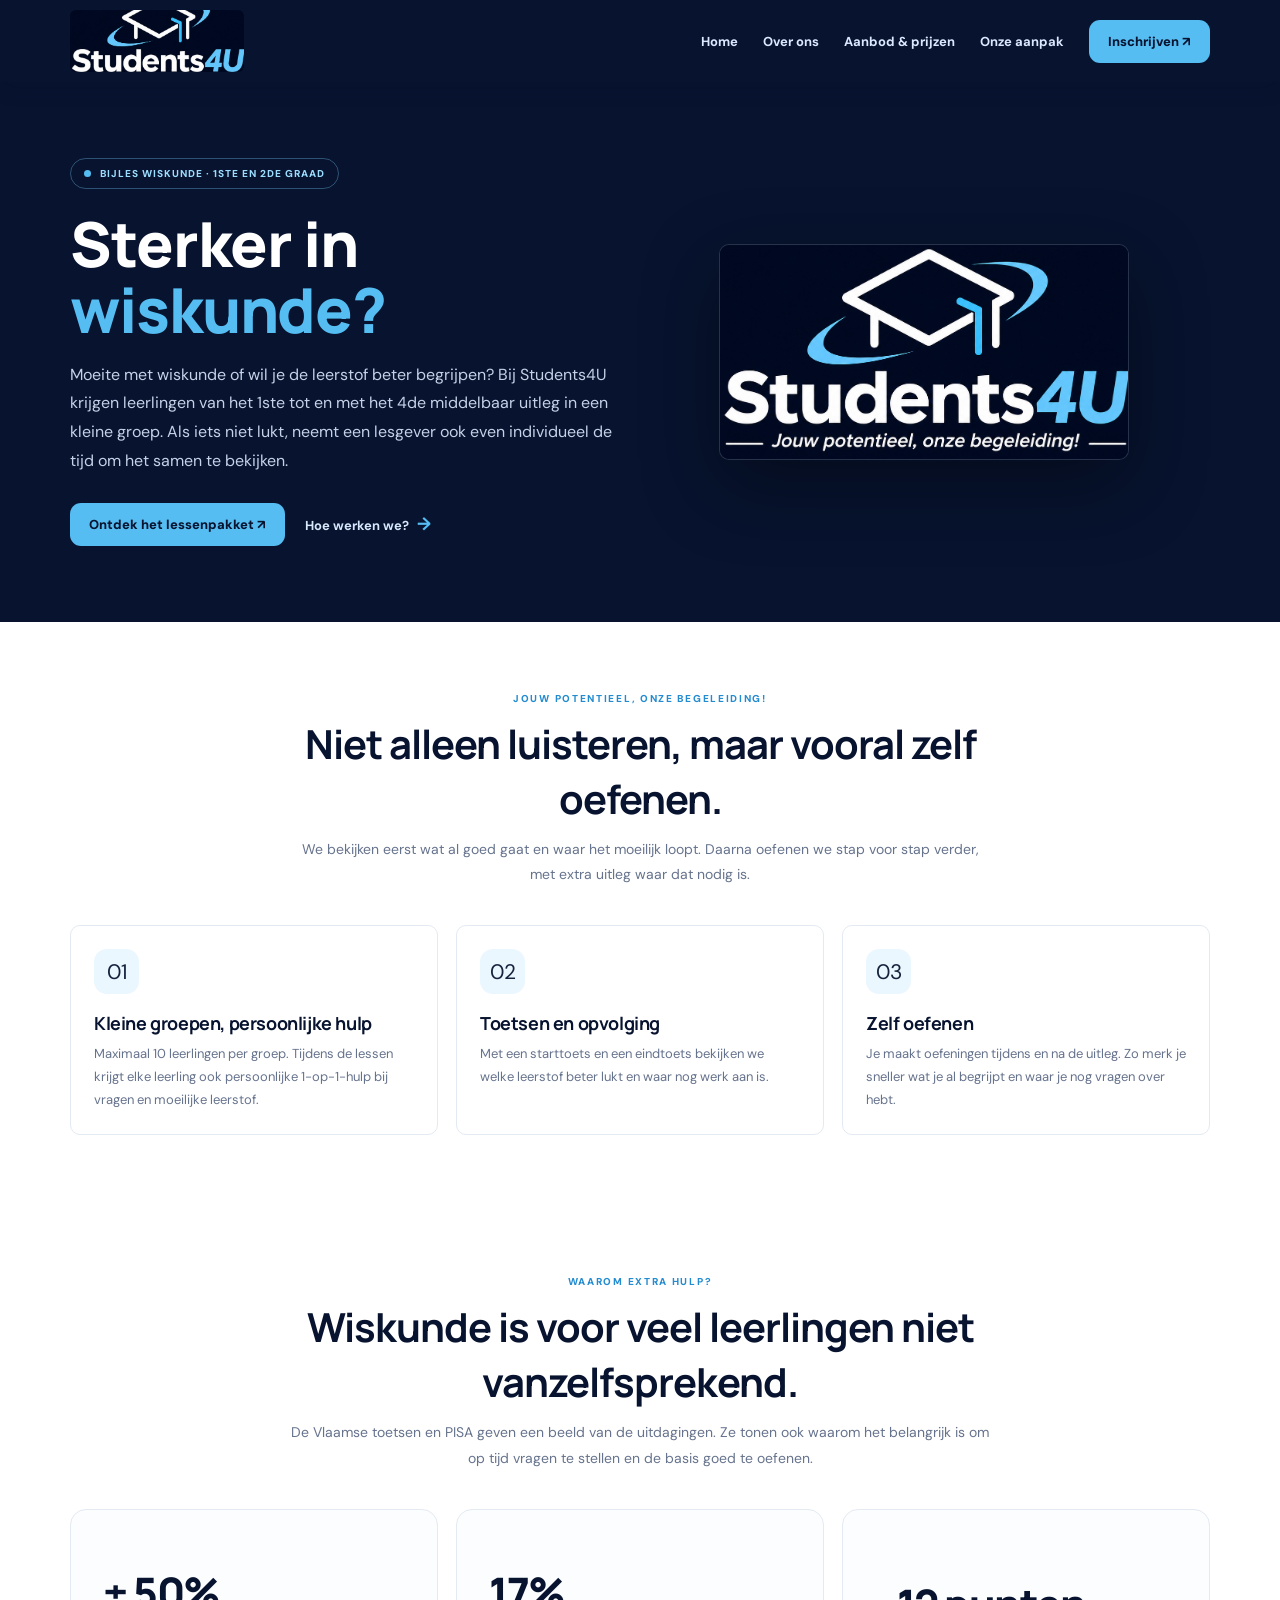
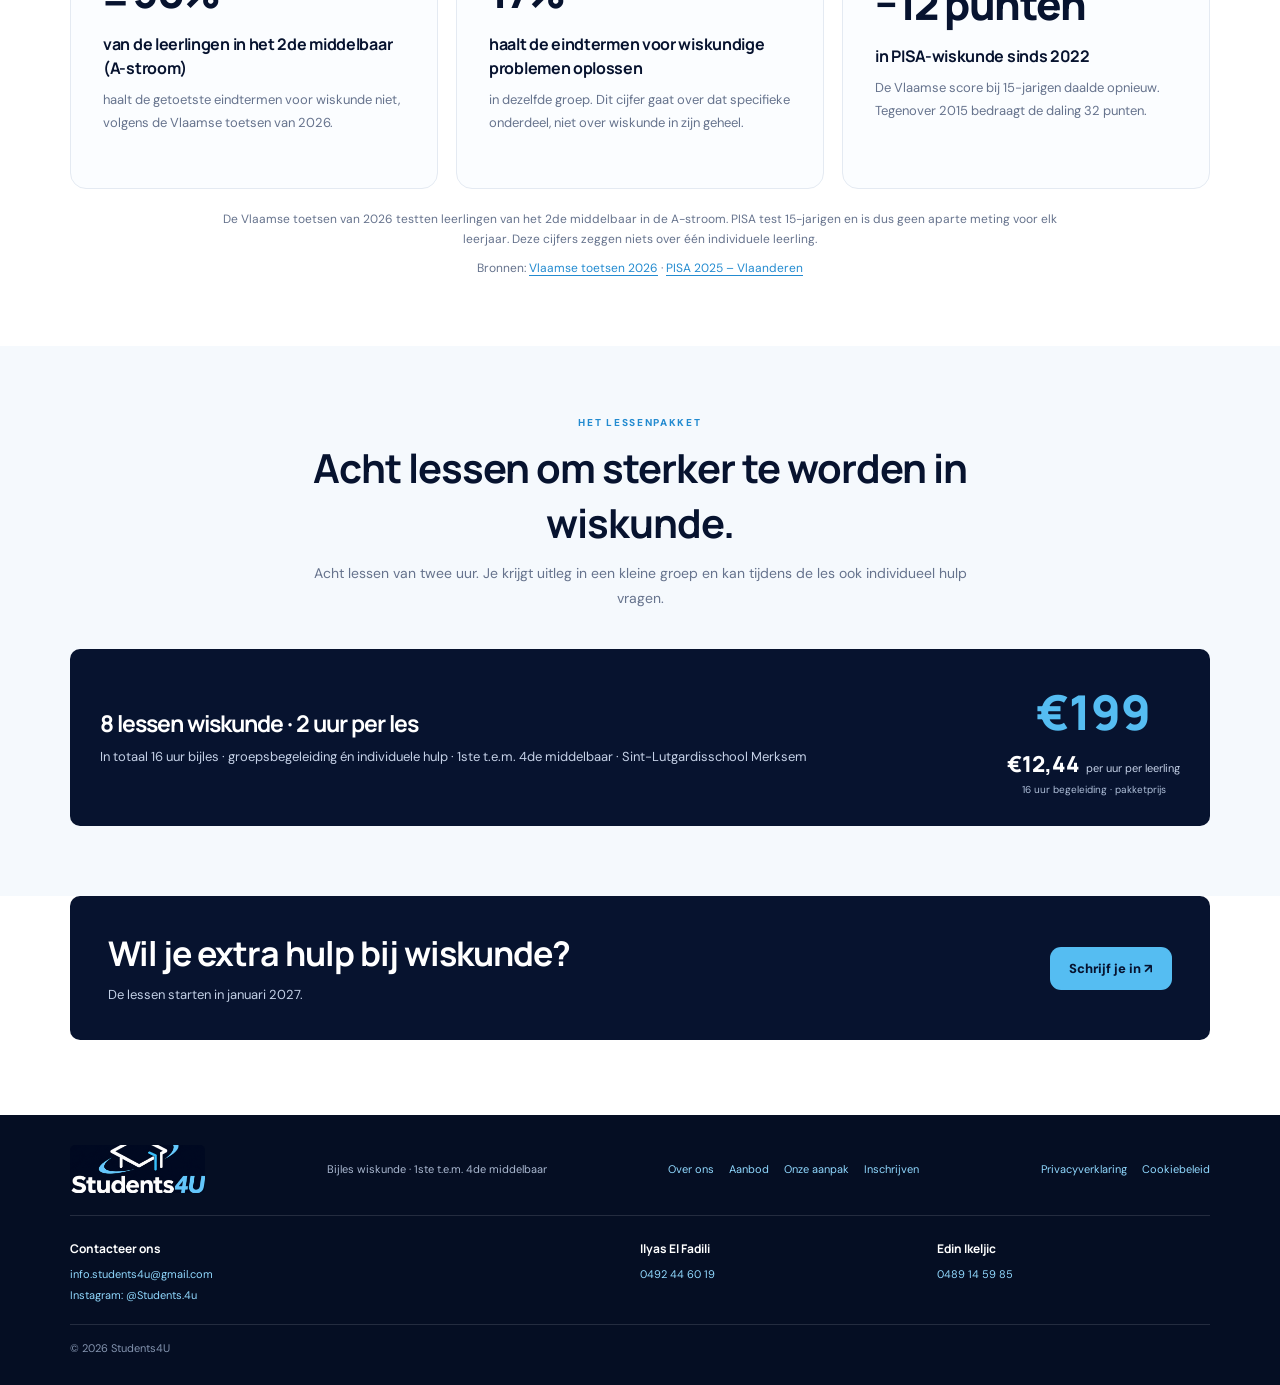
<file: index.html>
<!doctype html><html lang="nl-BE"><head><meta charset="utf-8"><meta name="viewport" content="width=device-width,initial-scale=1"><meta name="theme-color" content="#07132f"><link rel="preconnect" href="https://fonts.googleapis.com"><link rel="preconnect" href="https://fonts.gstatic.com" crossorigin><link href="https://fonts.googleapis.com/css2?family=DM+Sans:wght@400;500;600;700&family=Manrope:wght@400;500;600;700;800&display=swap" rel="stylesheet"><link rel="stylesheet" href="styles.css"><meta name="description" content="Op zoek naar bijles wiskunde in Merksem? Students4U biedt begeleiding voor leerlingen van het 1ste tot en met het 4de middelbaar, in kleine groepen met persoonlijke uitleg."><title>Bijles wiskunde Merksem | Students4U</title></head><body><header><div class="wrap nav"><a class="brand" href="index.html"><img src="students4u-logo.png" alt="Students4U — Jouw potentieel, onze begeleiding"></a><button class="menu" aria-label="Menu openen" aria-expanded="false" onclick="const n=document.querySelector('.links');n.classList.toggle('open');this.setAttribute('aria-expanded',n.classList.contains('open'))">☰</button><nav class="links"><a href="index.html">Home</a><a href="over-ons.html">Over ons</a><a href="aanbod.html">Aanbod & prijzen</a><a href="aanpak.html">Onze aanpak</a><a href="inschrijven.html" class="button">Inschrijven ↗</a></nav></div></header><main><div class="hero"><div class="wrap hero-grid"><div><div class="eyebrow"><i class="dot"></i> BIJLES WISKUNDE · 1STE EN 2DE GRAAD</div><h1>Sterker in<br><span>wiskunde?</span></h1><p class="lead">Moeite met wiskunde of wil je de leerstof beter begrijpen? Bij Students4U krijgen leerlingen van het 1ste tot en met het 4de middelbaar uitleg in een kleine groep. Als iets niet lukt, neemt een lesgever ook even individueel de tijd om het samen te bekijken.</p><div class="actions"><a class="button" href="inschrijven.html">Ontdek het lessenpakket ↗</a><a class="quiet-link" href="aanpak.html">Hoe werken we? <span>→</span></a></div></div><div class="hero-logo"><img src="students4u-logo.png" alt="Students4U logo en slogan"></div></div></div>
<section><div class="wrap"><div class="section-head"><div class="kicker">Jouw potentieel, onze begeleiding!</div><h2>Niet alleen luisteren, maar vooral zelf oefenen.</h2><p>We bekijken eerst wat al goed gaat en waar het moeilijk loopt. Daarna oefenen we stap voor stap verder, met extra uitleg waar dat nodig is.</p></div><div class="cards"><article class="card"><div class="ico">01</div><h3>Kleine groepen, persoonlijke hulp</h3><p>Maximaal 10 leerlingen per groep. Tijdens de lessen krijgt elke leerling ook persoonlijke 1-op-1-hulp bij vragen en moeilijke leerstof.</p></article><article class="card"><div class="ico">02</div><h3>Toetsen en opvolging</h3><p>Met een starttoets en een eindtoets bekijken we welke leerstof beter lukt en waar nog werk aan is.</p></article><article class="card"><div class="ico">03</div><h3>Zelf oefenen</h3><p>Je maakt oefeningen tijdens en na de uitleg. Zo merk je sneller wat je al begrijpt en waar je nog vragen over hebt.</p></article></div></div></section>
<section class="facts-section"><div class="wrap"><div class="section-head"><div class="kicker">Waarom extra hulp?</div><h2>Wiskunde is voor veel leerlingen niet vanzelfsprekend.</h2><p>De Vlaamse toetsen en PISA geven een beeld van de uitdagingen. Ze tonen ook waarom het belangrijk is om op tijd vragen te stellen en de basis goed te oefenen.</p></div>
<div class="facts-grid">
<div class="fact-card"><div class="fact-number">± 50%</div><h3>van de leerlingen in het 2de middelbaar (A-stroom)</h3><p>haalt de getoetste eindtermen voor wiskunde niet, volgens de Vlaamse toetsen van 2026.</p></div>
<div class="fact-card"><div class="fact-number">17%</div><h3>haalt de eindtermen voor wiskundige problemen oplossen</h3><p>in dezelfde groep. Dit cijfer gaat over dat specifieke onderdeel, niet over wiskunde in zijn geheel.</p></div>
<div class="fact-card"><div class="fact-number">−12 punten</div><h3>in PISA-wiskunde sinds 2022</h3><p>De Vlaamse score bij 15-jarigen daalde opnieuw. Tegenover 2015 bedraagt de daling 32 punten.</p></div>
</div>
<p class="facts-note">De Vlaamse toetsen van 2026 testten leerlingen van het 2de middelbaar in de A-stroom. PISA test 15-jarigen en is dus geen aparte meting voor elk leerjaar. Deze cijfers zeggen niets over één individuele leerling.</p>
<div class="facts-sources"><span>Bronnen:</span> <a href="https://www.vlaanderen.be/onderwijsprofessionals/nieuwsberichten/vlaamse-toetsen-2026-resultaten" target="_blank" rel="noopener">Vlaamse toetsen 2026</a> · <a href="https://www.vlaanderen.be/onderwijsprofessionals/nieuwsberichten/pisa-2025-resultaten" target="_blank" rel="noopener">PISA 2025 – Vlaanderen</a></div>
</div></section>
<section class="soft"><div class="wrap"><div class="section-head"><div class="kicker">Het lessenpakket</div><h2>Acht lessen om sterker te worden in wiskunde.</h2><p>Acht lessen van twee uur. Je krijgt uitleg in een kleine groep en kan tijdens de les ook individueel hulp vragen.</p></div><div class="price-card"><div><h2>8 lessen wiskunde · 2 uur per les</h2><p>In totaal 16 uur bijles · groepsbegeleiding én individuele hulp · 1ste t.e.m. 4de middelbaar · Sint-Lutgardisschool Merksem</p></div><div class="price-block"><div class="price">€199</div><div class="price-hour"><strong>€12,44</strong><span>per uur per leerling</span></div><div class="price-caption">16 uur begeleiding · pakketprijs</div></div></div></div></section>
<div class="wrap cta"><div class="cta-inner"><div><h2>Wil je extra hulp bij wiskunde?</h2><p>De lessen starten in januari 2027.</p></div><a class="button" href="inschrijven.html">Schrijf je in ↗</a></div></div></main><footer>
<div class="wrap foot">
  <img src="students4u-logo.png" alt="Students4U">
  <span>Bijles wiskunde · 1ste t.e.m. 4de middelbaar</span>
  <div class="foot-links"><a href="over-ons.html">Over ons</a><a href="aanbod.html">Aanbod</a><a href="aanpak.html">Onze aanpak</a><a href="inschrijven.html">Inschrijven</a></div>
  
<div class="foot-links">
  <a href="privacy.html">Privacyverklaring</a>
  <a href="cookies.html">Cookiebeleid</a>
</div>

</div>
<div class="wrap contact-footer">
  <div><strong>Contacteer ons</strong><a href="mailto:info.students4u@gmail.com">info.students4u@gmail.com</a><a href="https://www.instagram.com/Students.4u/" target="_blank" rel="noopener">Instagram: @Students.4u</a></div>
  <div><strong>Ilyas El Fadili</strong><a href="tel:+32492446019">0492 44 60 19</a></div>
  <div><strong>Edin Ikeljic</strong><a href="tel:+32489145985">0489 14 59 85</a></div>
</div>
<div class="wrap copyright">© <span id="year"></span> Students4U</div>
</footer><script>document.getElementById('year').textContent=new Date().getFullYear();document.querySelectorAll('.links a').forEach(a=>a.addEventListener('click',()=>document.querySelector('.links').classList.remove('open')));</script></body></html>
</file>
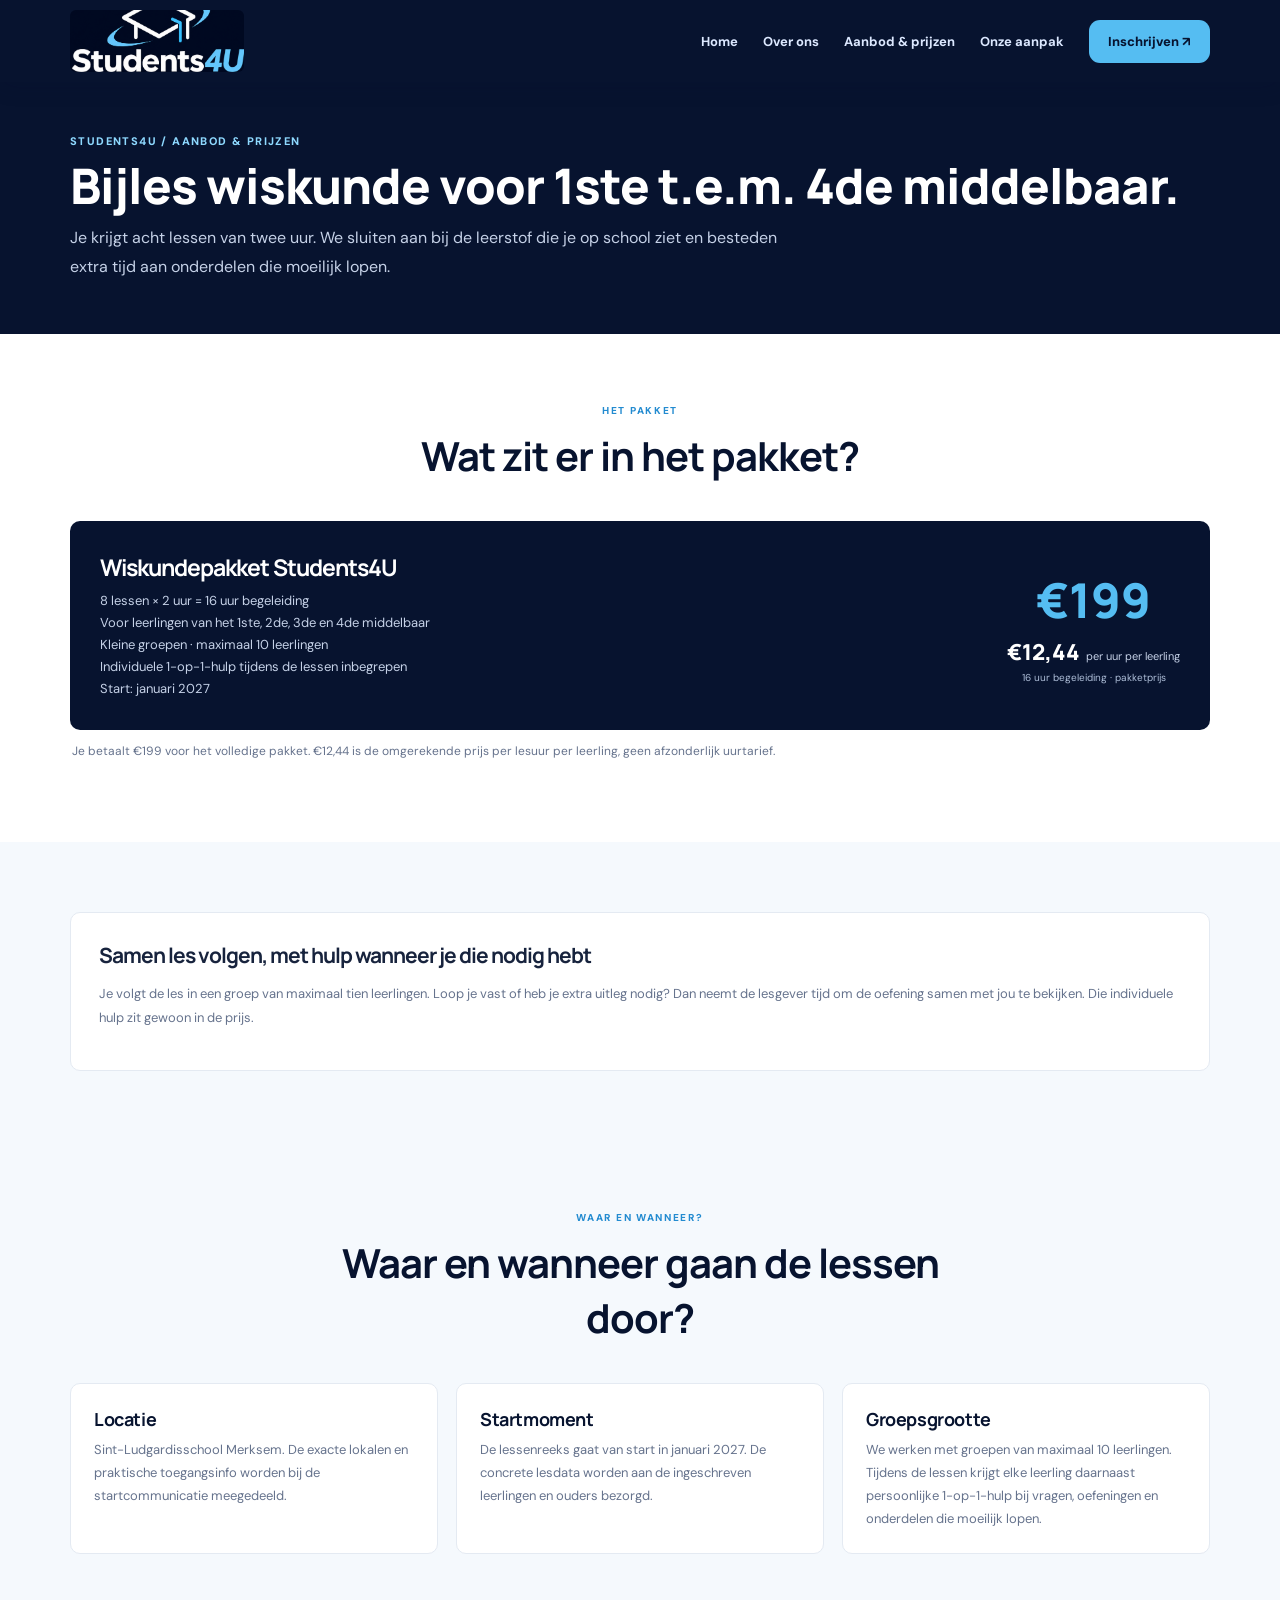
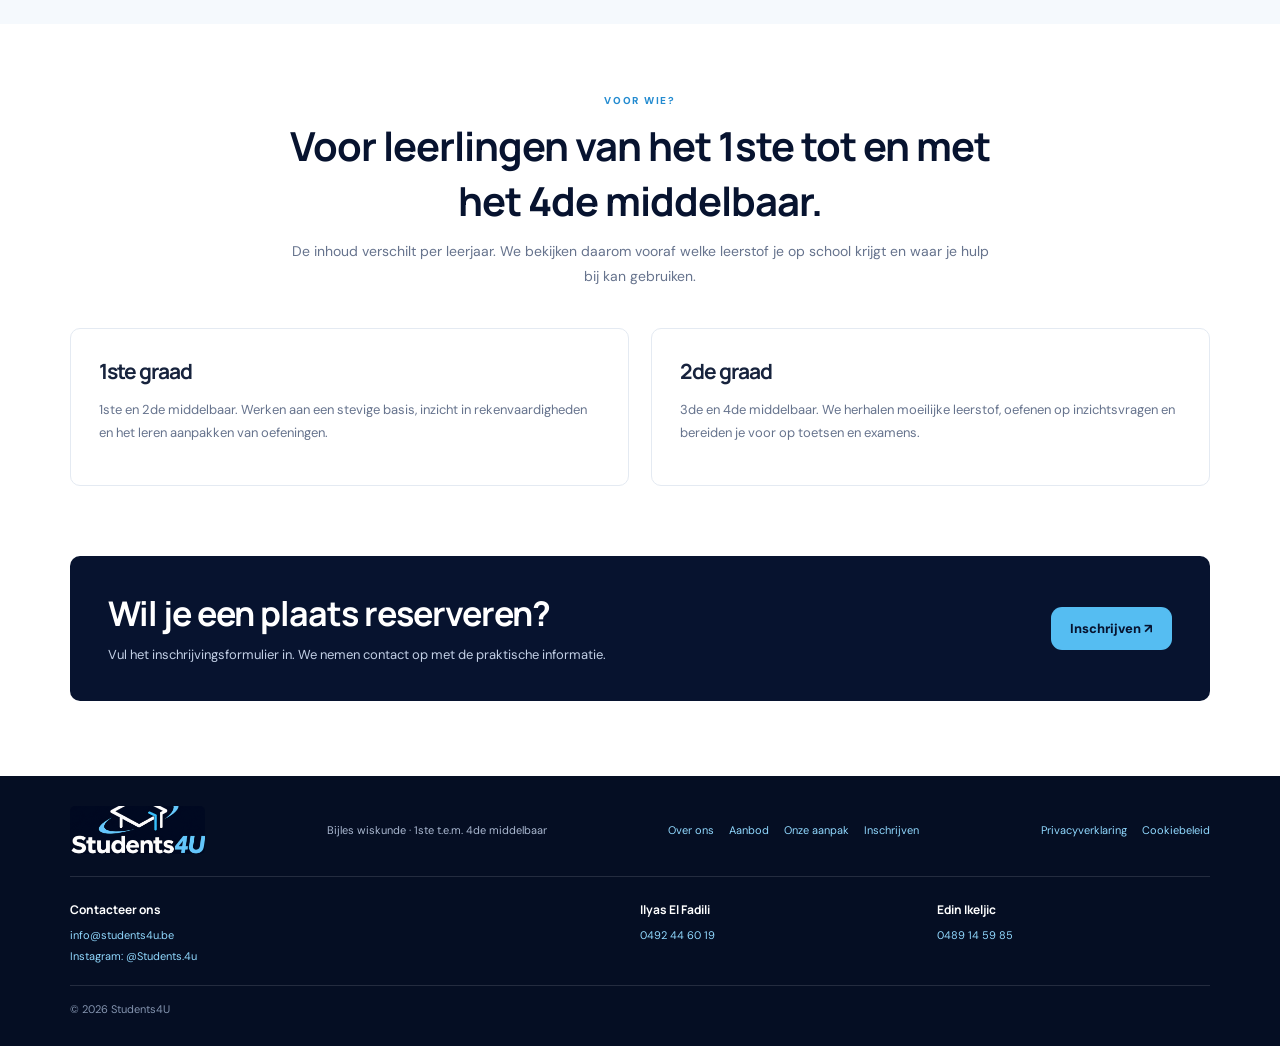
<file: aanbod.html>
<!doctype html><html lang="nl-BE"><head><meta charset="utf-8"><meta name="viewport" content="width=device-width,initial-scale=1"><meta name="theme-color" content="#07132f"><link rel="preconnect" href="https://fonts.googleapis.com"><link rel="preconnect" href="https://fonts.gstatic.com" crossorigin><link href="https://fonts.googleapis.com/css2?family=DM+Sans:wght@400;500;600;700&family=Manrope:wght@400;500;600;700;800&display=swap" rel="stylesheet"><link rel="stylesheet" href="styles.css"><title>Aanbod & prijzen | Students4U</title></head><body><header><div class="wrap nav"><a class="brand" href="index.html"><img src="students4u-logo.png" alt="Students4U — Jouw potentieel, onze begeleiding"></a><button class="menu" aria-label="Menu openen" aria-expanded="false" onclick="const n=document.querySelector('.links');n.classList.toggle('open');this.setAttribute('aria-expanded',n.classList.contains('open'))">☰</button><nav class="links"><a href="index.html">Home</a><a href="over-ons.html">Over ons</a><a href="aanbod.html">Aanbod & prijzen</a><a href="aanpak.html">Onze aanpak</a><a href="inschrijven.html" class="button">Inschrijven ↗</a></nav></div></header><main><div class="page-hero"><div class="wrap"><div class="crumb">Students4U / Aanbod & prijzen</div><h1>Bijles wiskunde voor 1ste t.e.m. 4de middelbaar.</h1><p>Je krijgt acht lessen van twee uur. We sluiten aan bij de leerstof die je op school ziet en besteden extra tijd aan onderdelen die moeilijk lopen.</p></div></div>
<section><div class="wrap"><div class="section-head"><div class="kicker">Het pakket</div><h2>Wat zit er in het pakket?</h2></div><div class="price-card"><div><h2>Wiskundepakket Students4U</h2><p>8 lessen × 2 uur = 16 uur begeleiding<br>Voor leerlingen van het 1ste, 2de, 3de en 4de middelbaar<br>Kleine groepen · maximaal 10 leerlingen<br>Individuele 1-op-1-hulp tijdens de lessen inbegrepen<br>Start: januari 2027</p></div><div class="price-block"><div class="price">€199</div><div class="price-hour"><strong>€12,44</strong><span>per uur per leerling</span></div><div class="price-caption">16 uur begeleiding · pakketprijs</div></div></div><p style="font-size:12px;color:var(--muted);margin:13px 2px">Je betaalt €199 voor het volledige pakket. €12,44 is de omgerekende prijs per lesuur per leerling, geen afzonderlijk uurtarief.</p></div></section><section class="soft"><div class="wrap"><div class="panel"><h3>Samen les volgen, met hulp wanneer je die nodig hebt</h3><p>Je volgt de les in een groep van maximaal tien leerlingen. Loop je vast of heb je extra uitleg nodig? Dan neemt de lesgever tijd om de oefening samen met jou te bekijken. Die individuele hulp zit gewoon in de prijs.</p></div></div></section>
<section class="soft"><div class="wrap"><div class="section-head"><div class="kicker">Waar en wanneer?</div><h2>Waar en wanneer gaan de lessen door?</h2></div><div class="cards"><article class="card"><h3>Locatie</h3><p>Sint-Ludgardisschool Merksem. De exacte lokalen en praktische toegangsinfo worden bij de startcommunicatie meegedeeld.</p></article><article class="card"><h3>Startmoment</h3><p>De lessenreeks gaat van start in januari 2027. De concrete lesdata worden aan de ingeschreven leerlingen en ouders bezorgd.</p></article><article class="card"><h3>Groepsgrootte</h3><p>We werken met groepen van maximaal 10 leerlingen. Tijdens de lessen krijgt elke leerling daarnaast persoonlijke 1-op-1-hulp bij vragen, oefeningen en onderdelen die moeilijk lopen.</p></article></div></div></section>
<section><div class="wrap"><div class="section-head"><div class="kicker">Voor wie?</div><h2>Voor leerlingen van het 1ste tot en met het 4de middelbaar.</h2><p>De inhoud verschilt per leerjaar. We bekijken daarom vooraf welke leerstof je op school krijgt en waar je hulp bij kan gebruiken.</p></div><div class="two"><div class="panel"><h3>1ste graad</h3><p>1ste en 2de middelbaar. Werken aan een stevige basis, inzicht in rekenvaardigheden en het leren aanpakken van oefeningen.</p></div><div class="panel"><h3>2de graad</h3><p>3de en 4de middelbaar. We herhalen moeilijke leerstof, oefenen op inzichtsvragen en bereiden je voor op toetsen en examens.</p></div></div></div></section>
<div class="wrap cta"><div class="cta-inner"><div><h2>Wil je een plaats reserveren?</h2><p>Vul het inschrijvingsformulier in. We nemen contact op met de praktische informatie.</p></div><a class="button" href="inschrijven.html">Inschrijven ↗</a></div></div></main><footer>
<div class="wrap foot">
  <img src="students4u-logo.png" alt="Students4U">
  <span>Bijles wiskunde · 1ste t.e.m. 4de middelbaar</span>
  <div class="foot-links"><a href="over-ons.html">Over ons</a><a href="aanbod.html">Aanbod</a><a href="aanpak.html">Onze aanpak</a><a href="inschrijven.html">Inschrijven</a></div>
  
<div class="foot-links">
  <a href="privacy.html">Privacyverklaring</a>
  <a href="cookies.html">Cookiebeleid</a>
</div>

</div>
<div class="wrap contact-footer">
  <div><strong>Contacteer ons</strong><a href="mailto:info@students4u.be">info@students4u.be</a><a href="https://www.instagram.com/Students.4u/" target="_blank" rel="noopener">Instagram: @Students.4u</a></div>
  <div><strong>Ilyas El Fadili</strong><a href="tel:+32492446019">0492 44 60 19</a></div>
  <div><strong>Edin Ikeljic</strong><a href="tel:+32489145985">0489 14 59 85</a></div>
</div>
<div class="wrap copyright">© <span id="year"></span> Students4U</div>
</footer><script>document.getElementById('year').textContent=new Date().getFullYear();document.querySelectorAll('.links a').forEach(a=>a.addEventListener('click',()=>document.querySelector('.links').classList.remove('open')));</script></body></html>
</file>
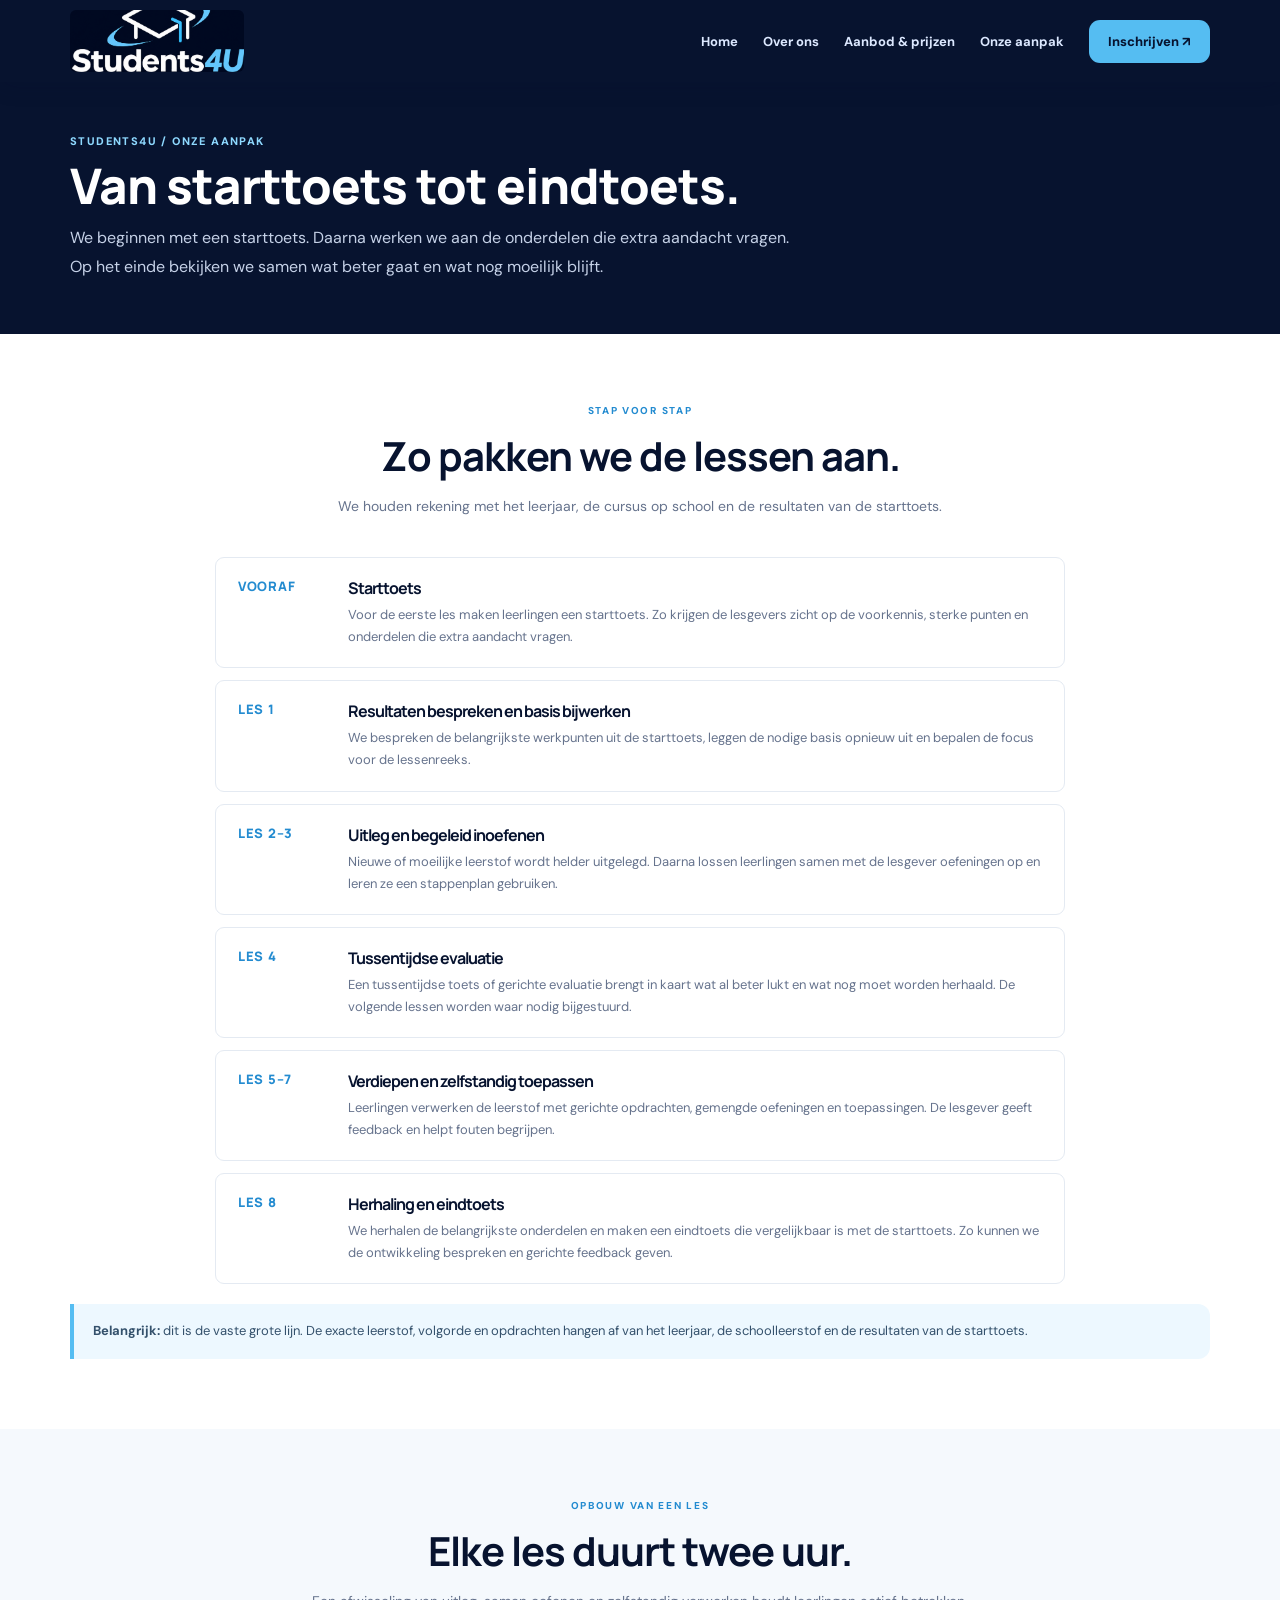
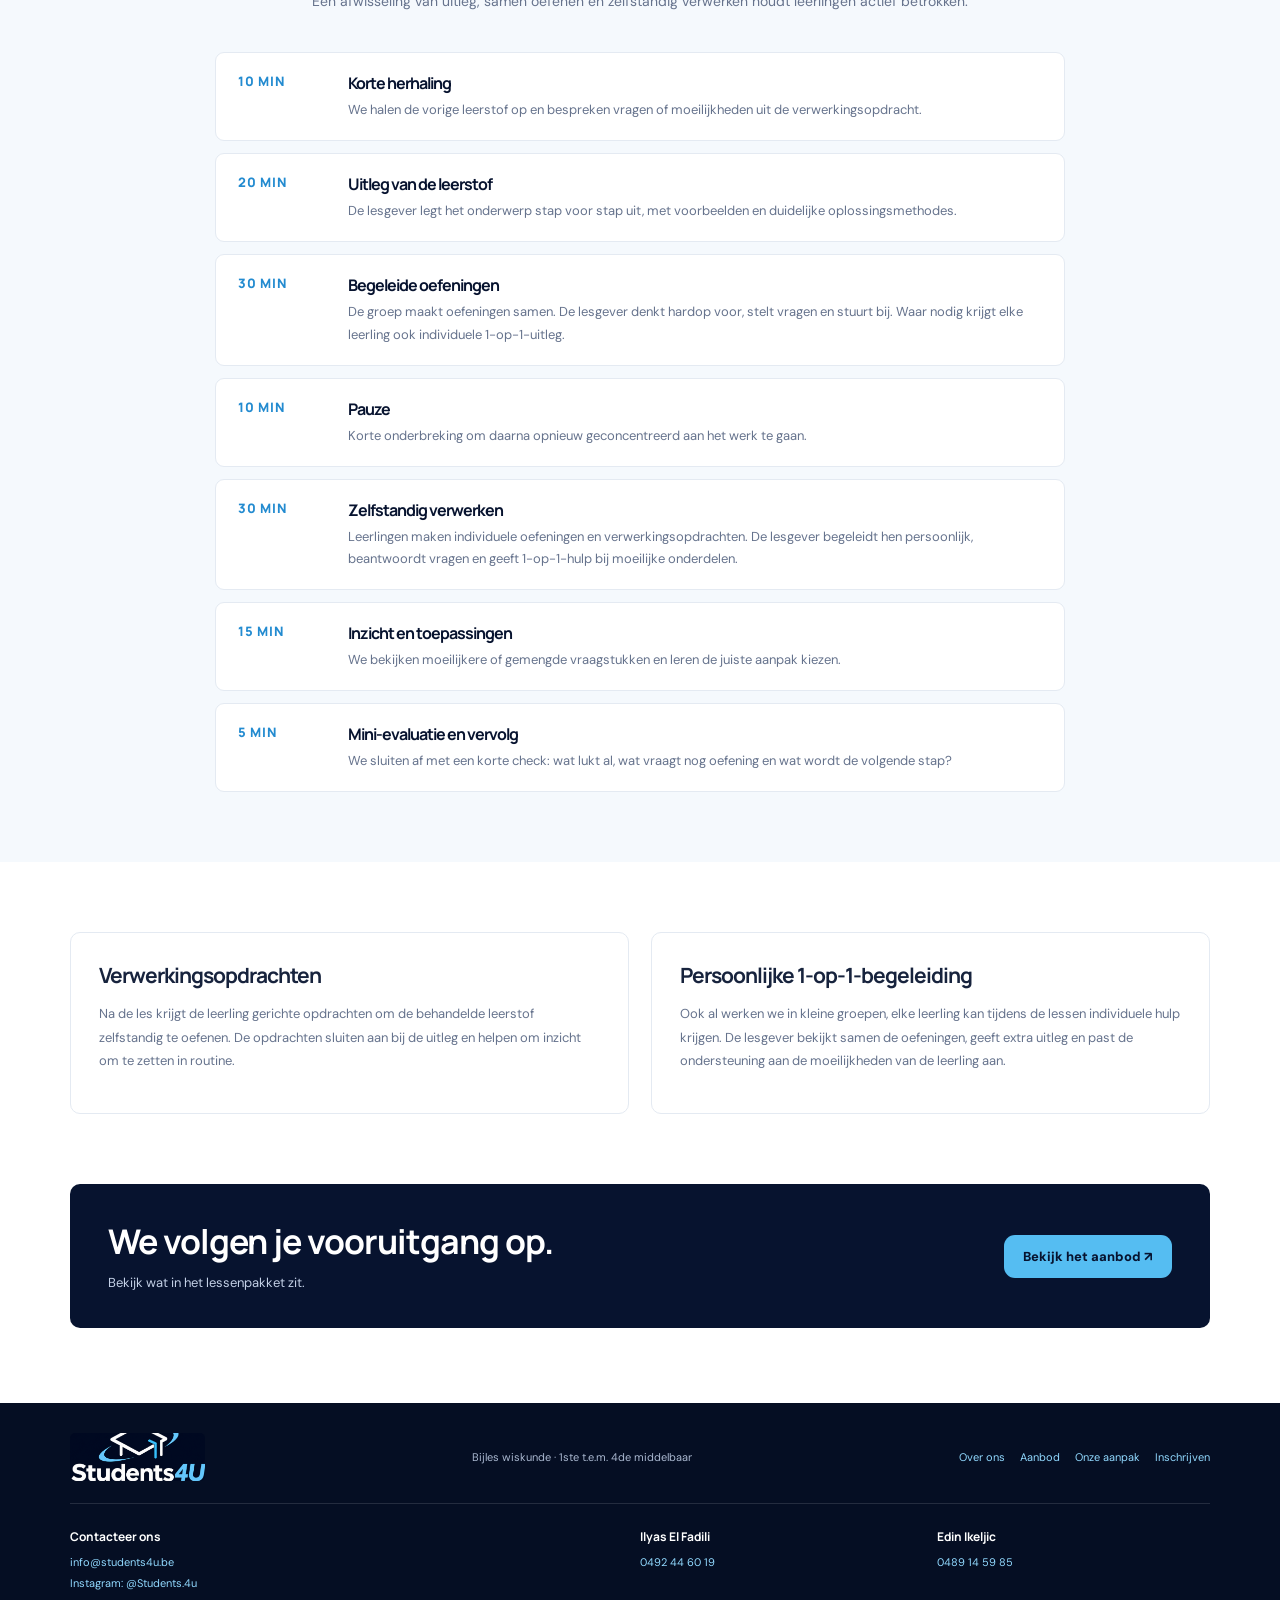
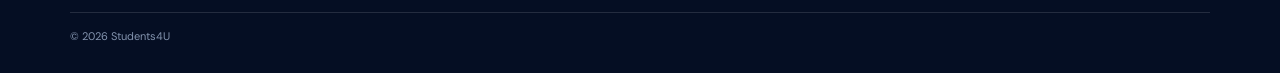
<file: aanpak.html>
<!doctype html><html lang="nl-BE"><head><meta charset="utf-8"><meta name="viewport" content="width=device-width,initial-scale=1"><meta name="theme-color" content="#07132f"><link rel="preconnect" href="https://fonts.googleapis.com"><link rel="preconnect" href="https://fonts.gstatic.com" crossorigin><link href="https://fonts.googleapis.com/css2?family=DM+Sans:wght@400;500;600;700&family=Manrope:wght@400;500;600;700;800&display=swap" rel="stylesheet"><link rel="stylesheet" href="styles.css"><title>Onze aanpak | Students4U</title></head><body><header><div class="wrap nav"><a class="brand" href="index.html"><img src="students4u-logo.png" alt="Students4U — Jouw potentieel, onze begeleiding"></a><button class="menu" aria-label="Menu openen" aria-expanded="false" onclick="const n=document.querySelector('.links');n.classList.toggle('open');this.setAttribute('aria-expanded',n.classList.contains('open'))">☰</button><nav class="links"><a href="index.html">Home</a><a href="over-ons.html">Over ons</a><a href="aanbod.html">Aanbod & prijzen</a><a href="aanpak.html">Onze aanpak</a><a href="inschrijven.html" class="button">Inschrijven ↗</a></nav></div></header><main><div class="page-hero"><div class="wrap"><div class="crumb">Students4U / Onze aanpak</div><h1>Van starttoets tot eindtoets.</h1><p>We beginnen met een starttoets. Daarna werken we aan de onderdelen die extra aandacht vragen. Op het einde bekijken we samen wat beter gaat en wat nog moeilijk blijft.</p></div></div>
<section><div class="wrap"><div class="section-head"><div class="kicker">Stap voor stap</div><h2>Zo pakken we de lessen aan.</h2><p>We houden rekening met het leerjaar, de cursus op school en de resultaten van de starttoets.</p></div><div class="timeline">
<div class="lesson"><div class="lesson-no">VOORAF</div><div><h3>Starttoets</h3><p>Voor de eerste les maken leerlingen een starttoets. Zo krijgen de lesgevers zicht op de voorkennis, sterke punten en onderdelen die extra aandacht vragen.</p></div></div>
<div class="lesson"><div class="lesson-no">LES 1</div><div><h3>Resultaten bespreken en basis bijwerken</h3><p>We bespreken de belangrijkste werkpunten uit de starttoets, leggen de nodige basis opnieuw uit en bepalen de focus voor de lessenreeks.</p></div></div>
<div class="lesson"><div class="lesson-no">LES 2–3</div><div><h3>Uitleg en begeleid inoefenen</h3><p>Nieuwe of moeilijke leerstof wordt helder uitgelegd. Daarna lossen leerlingen samen met de lesgever oefeningen op en leren ze een stappenplan gebruiken.</p></div></div>
<div class="lesson"><div class="lesson-no">LES 4</div><div><h3>Tussentijdse evaluatie</h3><p>Een tussentijdse toets of gerichte evaluatie brengt in kaart wat al beter lukt en wat nog moet worden herhaald. De volgende lessen worden waar nodig bijgestuurd.</p></div></div>
<div class="lesson"><div class="lesson-no">LES 5–7</div><div><h3>Verdiepen en zelfstandig toepassen</h3><p>Leerlingen verwerken de leerstof met gerichte opdrachten, gemengde oefeningen en toepassingen. De lesgever geeft feedback en helpt fouten begrijpen.</p></div></div>
<div class="lesson"><div class="lesson-no">LES 8</div><div><h3>Herhaling en eindtoets</h3><p>We herhalen de belangrijkste onderdelen en maken een eindtoets die vergelijkbaar is met de starttoets. Zo kunnen we de ontwikkeling bespreken en gerichte feedback geven.</p></div></div>
</div><div class="note"><strong>Belangrijk:</strong> dit is de vaste grote lijn. De exacte leerstof, volgorde en opdrachten hangen af van het leerjaar, de schoolleerstof en de resultaten van de starttoets.</div></div></section>
<section class="soft"><div class="wrap"><div class="section-head"><div class="kicker">Opbouw van een les</div><h2>Elke les duurt twee uur.</h2><p>Een afwisseling van uitleg, samen oefenen en zelfstandig verwerken houdt leerlingen actief betrokken.</p></div><div class="timeline">
<div class="lesson"><div class="lesson-no">10 MIN</div><div><h3>Korte herhaling</h3><p>We halen de vorige leerstof op en bespreken vragen of moeilijkheden uit de verwerkingsopdracht.</p></div></div>
<div class="lesson"><div class="lesson-no">20 MIN</div><div><h3>Uitleg van de leerstof</h3><p>De lesgever legt het onderwerp stap voor stap uit, met voorbeelden en duidelijke oplossingsmethodes.</p></div></div>
<div class="lesson"><div class="lesson-no">30 MIN</div><div><h3>Begeleide oefeningen</h3><p>De groep maakt oefeningen samen. De lesgever denkt hardop voor, stelt vragen en stuurt bij. Waar nodig krijgt elke leerling ook individuele 1-op-1-uitleg.</p></div></div>
<div class="lesson"><div class="lesson-no">10 MIN</div><div><h3>Pauze</h3><p>Korte onderbreking om daarna opnieuw geconcentreerd aan het werk te gaan.</p></div></div>
<div class="lesson"><div class="lesson-no">30 MIN</div><div><h3>Zelfstandig verwerken</h3><p>Leerlingen maken individuele oefeningen en verwerkingsopdrachten. De lesgever begeleidt hen persoonlijk, beantwoordt vragen en geeft 1-op-1-hulp bij moeilijke onderdelen.</p></div></div>
<div class="lesson"><div class="lesson-no">15 MIN</div><div><h3>Inzicht en toepassingen</h3><p>We bekijken moeilijkere of gemengde vraagstukken en leren de juiste aanpak kiezen.</p></div></div>
<div class="lesson"><div class="lesson-no">5 MIN</div><div><h3>Mini-evaluatie en vervolg</h3><p>We sluiten af met een korte check: wat lukt al, wat vraagt nog oefening en wat wordt de volgende stap?</p></div></div>
</div></div></section>
<section><div class="wrap two"><div class="panel"><h3>Verwerkingsopdrachten</h3><p>Na de les krijgt de leerling gerichte opdrachten om de behandelde leerstof zelfstandig te oefenen. De opdrachten sluiten aan bij de uitleg en helpen om inzicht om te zetten in routine.</p></div><div class="panel"><h3>Persoonlijke 1-op-1-begeleiding</h3><p>Ook al werken we in kleine groepen, elke leerling kan tijdens de lessen individuele hulp krijgen. De lesgever bekijkt samen de oefeningen, geeft extra uitleg en past de ondersteuning aan de moeilijkheden van de leerling aan.</p></div></div></section>
<div class="wrap cta"><div class="cta-inner"><div><h2>We volgen je vooruitgang op.</h2><p>Bekijk wat in het lessenpakket zit.</p></div><a class="button" href="aanbod.html">Bekijk het aanbod ↗</a></div></div></main><footer>
<div class="wrap foot">
  <img src="students4u-logo.png" alt="Students4U">
  <span>Bijles wiskunde · 1ste t.e.m. 4de middelbaar</span>
  <div class="foot-links"><a href="over-ons.html">Over ons</a><a href="aanbod.html">Aanbod</a><a href="aanpak.html">Onze aanpak</a><a href="inschrijven.html">Inschrijven</a></div>
</div>
<div class="wrap contact-footer">
  <div><strong>Contacteer ons</strong><a href="mailto:info@students4u.be">info@students4u.be</a><a href="https://www.instagram.com/Students.4u/" target="_blank" rel="noopener">Instagram: @Students.4u</a></div>
  <div><strong>Ilyas El Fadili</strong><a href="tel:+32492446019">0492 44 60 19</a></div>
  <div><strong>Edin Ikeljic</strong><a href="tel:+32489145985">0489 14 59 85</a></div>
</div>
<div class="wrap copyright">© <span id="year"></span> Students4U</div>
</footer><script>document.getElementById('year').textContent=new Date().getFullYear();document.querySelectorAll('.links a').forEach(a=>a.addEventListener('click',()=>document.querySelector('.links').classList.remove('open')));</script></body></html>
</file>
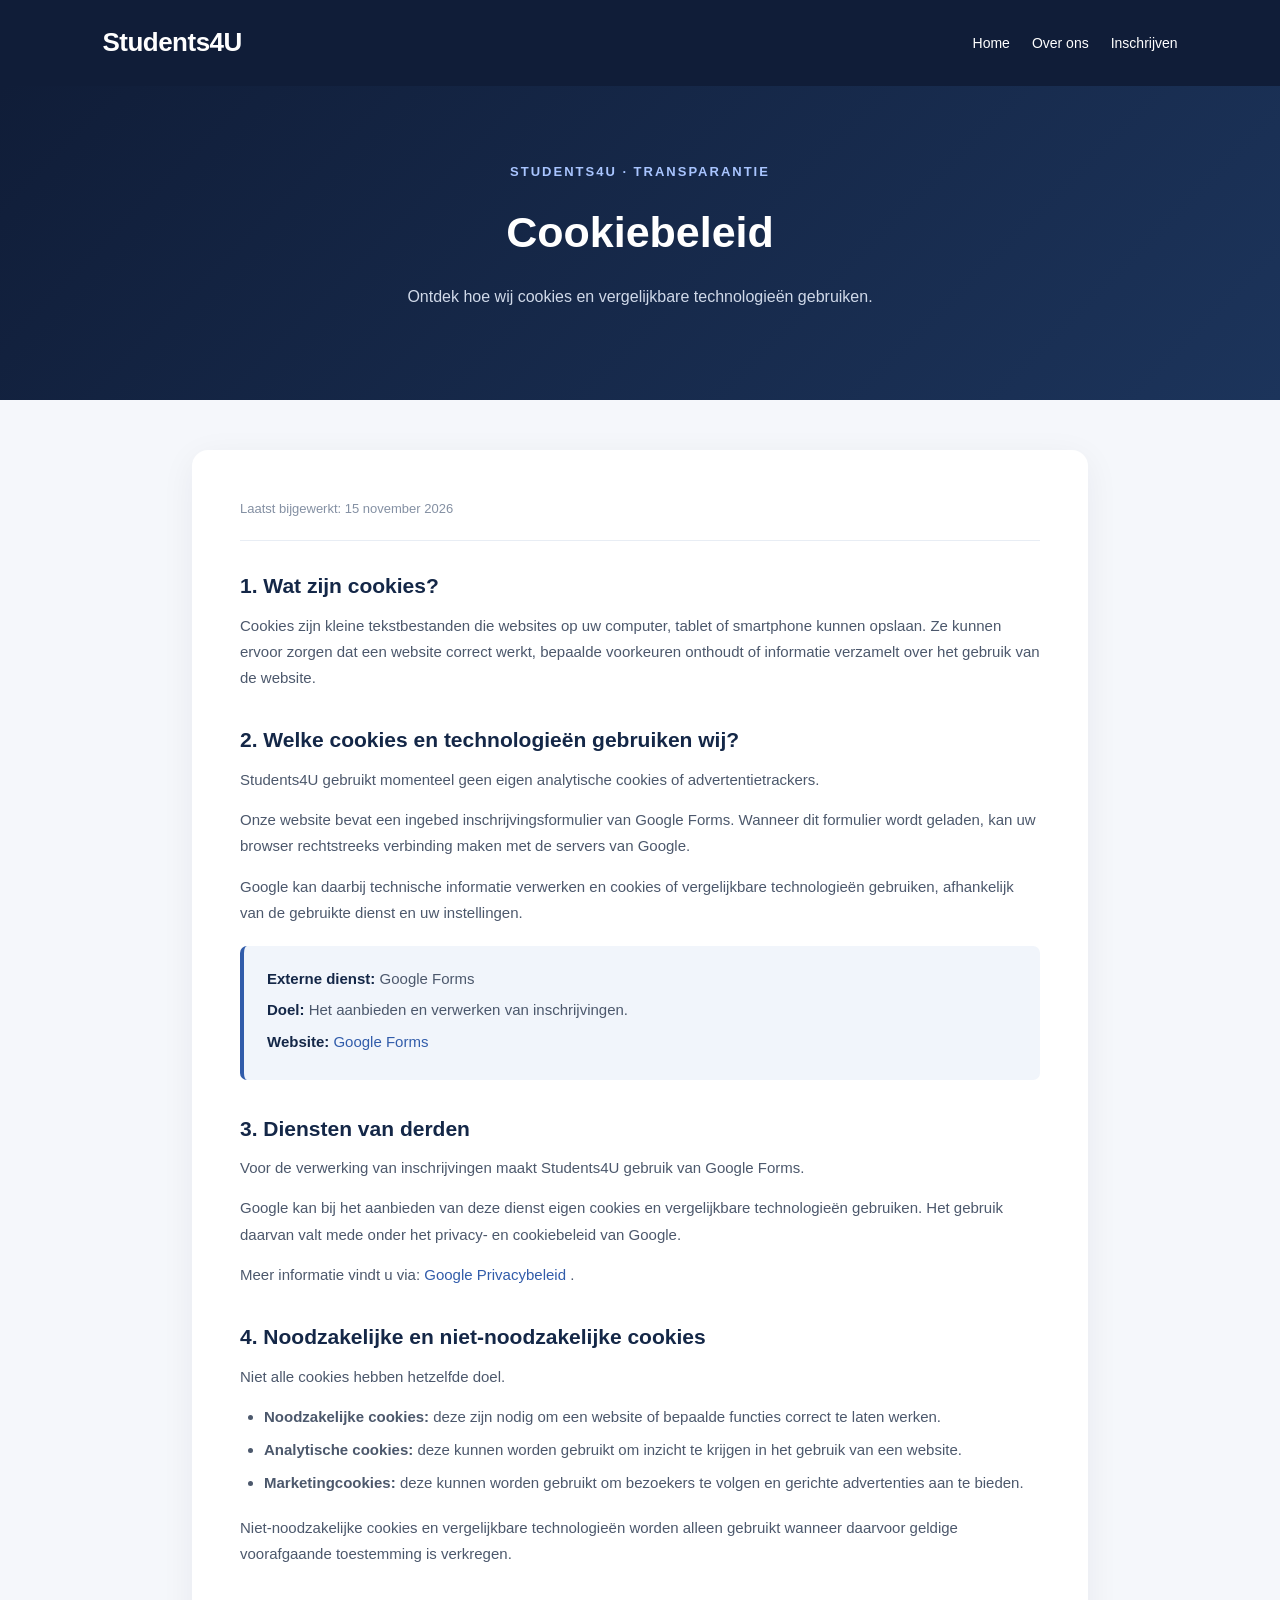
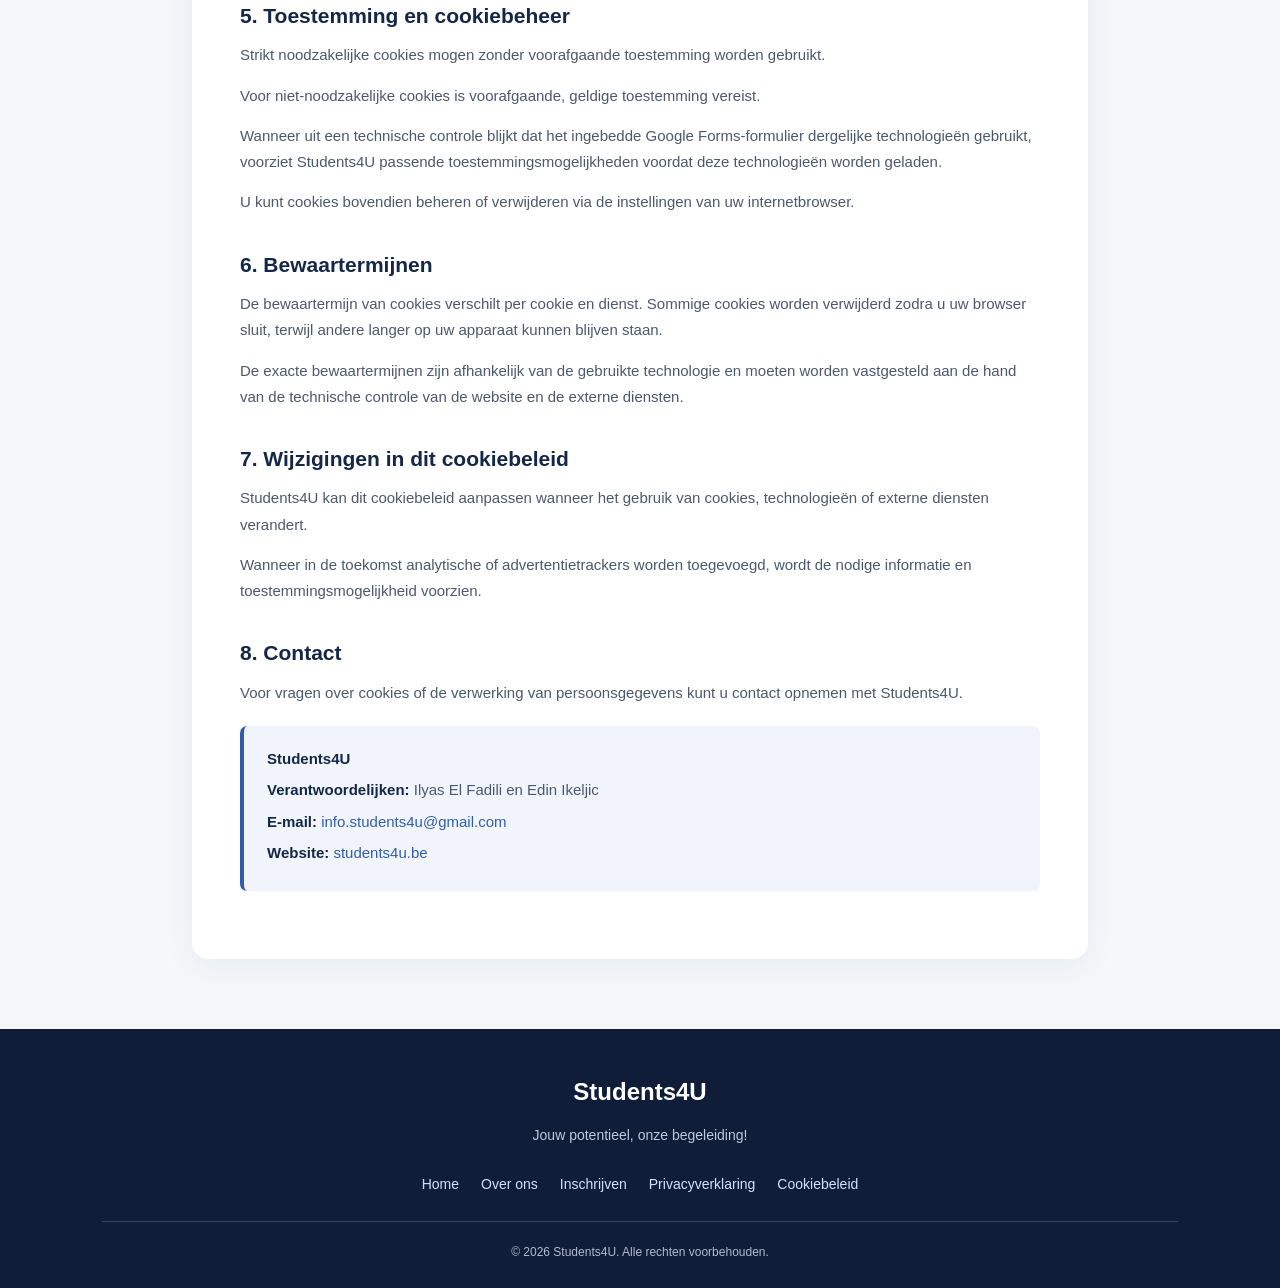
<file: cookies.html>
<!DOCTYPE html>
<html lang="nl">
<head>
  <meta charset="UTF-8">
  <meta name="viewport" content="width=device-width, initial-scale=1.0">

  <meta name="description" content="Lees het cookiebeleid van Students4U en ontdek hoe onze website cookies en vergelijkbare technologieën gebruikt.">

  <meta name="theme-color" content="#101d38">

  <title>Cookiebeleid | Students4U</title>

  <style>
    * {
      margin: 0;
      padding: 0;
      box-sizing: border-box;
    }

    body {
      font-family: Arial, Helvetica, sans-serif;
      background: #f5f7fb;
      color: #26334a;
      line-height: 1.75;
    }

    header {
      background: #101d38;
      padding: 20px 8%;
      display: flex;
      justify-content: space-between;
      align-items: center;
      flex-wrap: wrap;
      gap: 15px;
    }

    .logo {
      color: #ffffff;
      font-size: 26px;
      font-weight: 800;
      text-decoration: none;
      letter-spacing: -0.5px;
    }

    nav {
      display: flex;
      flex-wrap: wrap;
      gap: 22px;
    }

    nav a {
      color: #ffffff;
      text-decoration: none;
      font-size: 14px;
      transition: color 0.2s;
    }

    nav a:hover {
      color: #a9c5ff;
    }

    .hero {
      background: linear-gradient(135deg, #101d38, #1c345b);
      color: #ffffff;
      text-align: center;
      padding: 75px 20px;
    }

    .hero .eyebrow {
      color: #a9c5ff;
      font-size: 13px;
      font-weight: bold;
      text-transform: uppercase;
      letter-spacing: 2px;
      margin-bottom: 12px;
    }

    .hero h1 {
      font-size: clamp(30px, 5vw, 43px);
      margin-bottom: 12px;
    }

    .hero p {
      color: #d0d9e9;
      font-size: 16px;
    }

    .container {
      max-width: 940px;
      margin: 50px auto 70px;
      padding: 0 22px;
    }

    .content {
      background: #ffffff;
      padding: 48px;
      border-radius: 16px;
      box-shadow: 0 8px 35px rgba(16, 29, 56, 0.06);
    }

    .date {
      color: #8490a3;
      font-size: 13px;
      margin-bottom: 30px;
      padding-bottom: 20px;
      border-bottom: 1px solid #e8edf4;
    }

    h2 {
      color: #142747;
      font-size: 21px;
      margin: 34px 0 12px;
      line-height: 1.4;
    }

    h2:first-of-type {
      margin-top: 0;
    }

    p {
      margin-bottom: 14px;
      font-size: 15px;
      color: #4c586c;
    }

    ul {
      padding-left: 24px;
      margin: 12px 0 18px;
    }

    li {
      color: #4c586c;
      font-size: 15px;
      margin-bottom: 7px;
    }

    .info-card {
      background: #f1f5fb;
      border-left: 4px solid #315caa;
      padding: 20px 23px;
      border-radius: 7px;
      margin: 20px 0;
    }

    .info-card p {
      margin-bottom: 5px;
    }

    .info-card strong {
      color: #142747;
    }

    a {
      color: #315caa;
      text-decoration: none;
    }

    a:hover {
      text-decoration: underline;
    }

    footer {
      background: #101d38;
      color: #ffffff;
      padding: 42px 8% 25px;
      text-align: center;
    }

    .footer-logo {
      font-size: 24px;
      font-weight: bold;
      margin-bottom: 10px;
    }

    .footer-slogan {
      color: #bdc9dc;
      font-size: 14px;
      margin-bottom: 24px;
    }

    .footer-links {
      display: flex;
      justify-content: center;
      flex-wrap: wrap;
      gap: 22px;
      margin-bottom: 25px;
    }

    .footer-links a {
      color: #d5e1fa;
      font-size: 14px;
    }

    .copyright {
      border-top: 1px solid #35445f;
      padding-top: 20px;
      color: #aebbd0;
      font-size: 12px;
    }

    @media (max-width: 650px) {
      header {
        justify-content: center;
        padding: 20px;
      }

      nav {
        justify-content: center;
        gap: 14px;
      }

      .hero {
        padding: 55px 20px;
      }

      .content {
        padding: 25px 21px;
      }

      .container {
        margin-top: 30px;
      }

      h2 {
        font-size: 19px;
      }
    }
  </style>
</head>

<body>

<header>
  <a href="index.html" class="logo">Students4U</a>

  <nav>
    <a href="index.html">Home</a>
    <a href="over-ons.html">Over ons</a>
    <a href="inschrijven.html">Inschrijven</a>
  </nav>
</header>

<section class="hero">
  <div class="eyebrow">Students4U · Transparantie</div>
  <h1>Cookiebeleid</h1>
  <p>Ontdek hoe wij cookies en vergelijkbare technologieën gebruiken.</p>
</section>

<main class="container">
  <article class="content">

    <p class="date">
      Laatst bijgewerkt: 15 november 2026
    </p>

    <h2>1. Wat zijn cookies?</h2>

    <p>
      Cookies zijn kleine tekstbestanden die websites op uw computer,
      tablet of smartphone kunnen opslaan. Ze kunnen ervoor zorgen
      dat een website correct werkt, bepaalde voorkeuren onthoudt
      of informatie verzamelt over het gebruik van de website.
    </p>

    <h2>2. Welke cookies en technologieën gebruiken wij?</h2>

    <p>
      Students4U gebruikt momenteel geen eigen analytische cookies
      of advertentietrackers.
    </p>

    <p>
      Onze website bevat een ingebed inschrijvingsformulier van
      Google Forms. Wanneer dit formulier wordt geladen, kan uw
      browser rechtstreeks verbinding maken met de servers van Google.
    </p>

    <p>
      Google kan daarbij technische informatie verwerken en cookies
      of vergelijkbare technologieën gebruiken, afhankelijk van
      de gebruikte dienst en uw instellingen.
    </p>

    <div class="info-card">
      <p><strong>Externe dienst:</strong> Google Forms</p>
      <p><strong>Doel:</strong> Het aanbieden en verwerken van inschrijvingen.</p>
      <p><strong>Website:</strong>
        <a href="https://www.google.com/forms/about/"
           target="_blank"
           rel="noopener noreferrer">
          Google Forms
        </a>
      </p>
    </div>

    <h2>3. Diensten van derden</h2>

    <p>
      Voor de verwerking van inschrijvingen maakt Students4U
      gebruik van Google Forms.
    </p>

    <p>
      Google kan bij het aanbieden van deze dienst eigen cookies
      en vergelijkbare technologieën gebruiken. Het gebruik
      daarvan valt mede onder het privacy- en cookiebeleid van Google.
    </p>

    <p>
      Meer informatie vindt u via:
      <a href="https://policies.google.com/privacy"
         target="_blank"
         rel="noopener noreferrer">
        Google Privacybeleid
      </a>.
    </p>

    <h2>4. Noodzakelijke en niet-noodzakelijke cookies</h2>

    <p>
      Niet alle cookies hebben hetzelfde doel.
    </p>

    <ul>
      <li>
        <strong>Noodzakelijke cookies:</strong>
        deze zijn nodig om een website of bepaalde functies correct
        te laten werken.
      </li>
      <li>
        <strong>Analytische cookies:</strong>
        deze kunnen worden gebruikt om inzicht te krijgen in
        het gebruik van een website.
      </li>
      <li>
        <strong>Marketingcookies:</strong>
        deze kunnen worden gebruikt om bezoekers te volgen
        en gerichte advertenties aan te bieden.
      </li>
    </ul>

    <p>
      Niet-noodzakelijke cookies en vergelijkbare technologieën
      worden alleen gebruikt wanneer daarvoor geldige voorafgaande
      toestemming is verkregen.
    </p>

    <h2>5. Toestemming en cookiebeheer</h2>

    <p>
      Strikt noodzakelijke cookies mogen zonder voorafgaande
      toestemming worden gebruikt.
    </p>

    <p>
      Voor niet-noodzakelijke cookies is voorafgaande,
      geldige toestemming vereist.
    </p>

    <p>
      Wanneer uit een technische controle blijkt dat het
      ingebedde Google Forms-formulier dergelijke technologieën
      gebruikt, voorziet Students4U passende toestemmingsmogelijkheden
      voordat deze technologieën worden geladen.
    </p>

    <p>
      U kunt cookies bovendien beheren of verwijderen via
      de instellingen van uw internetbrowser.
    </p>

    <h2>6. Bewaartermijnen</h2>

    <p>
      De bewaartermijn van cookies verschilt per cookie en
      dienst. Sommige cookies worden verwijderd zodra u uw
      browser sluit, terwijl andere langer op uw apparaat
      kunnen blijven staan.
    </p>

    <p>
      De exacte bewaartermijnen zijn afhankelijk van de
      gebruikte technologie en moeten worden vastgesteld
      aan de hand van de technische controle van de website
      en de externe diensten.
    </p>

    <h2>7. Wijzigingen in dit cookiebeleid</h2>

    <p>
      Students4U kan dit cookiebeleid aanpassen wanneer het
      gebruik van cookies, technologieën of externe diensten
      verandert.
    </p>

    <p>
      Wanneer in de toekomst analytische of advertentietrackers
      worden toegevoegd, wordt de nodige informatie en
      toestemmingsmogelijkheid voorzien.
    </p>

    <h2>8. Contact</h2>

    <p>
      Voor vragen over cookies of de verwerking van
      persoonsgegevens kunt u contact opnemen met
      Students4U.
    </p>

    <div class="info-card">
      <p><strong>Students4U</strong></p>
      <p><strong>Verantwoordelijken:</strong>
        Ilyas El Fadili en Edin Ikeljic
      </p>
      <p><strong>E-mail:</strong>
        <a href="mailto:info.students4u@gmail.com">
          info.students4u@gmail.com
        </a>
      </p>
      <p><strong>Website:</strong>
        <a href="https://students4u.be">
          students4u.be
        </a>
      </p>
    </div>

  </article>
</main>

<footer>
  <div class="footer-logo">Students4U</div>

  <p class="footer-slogan">
    Jouw potentieel, onze begeleiding!
  </p>

  <div class="footer-links">
    <a href="index.html">Home</a>
    <a href="over-ons.html">Over ons</a>
    <a href="inschrijven.html">Inschrijven</a>
    <a href="privacy.html">Privacyverklaring</a>
    <a href="cookies.html">Cookiebeleid</a>
  </div>

  <div class="copyright">
    © 2026 Students4U. Alle rechten voorbehouden.
  </div>
</footer>

</body>
</html>
</file>
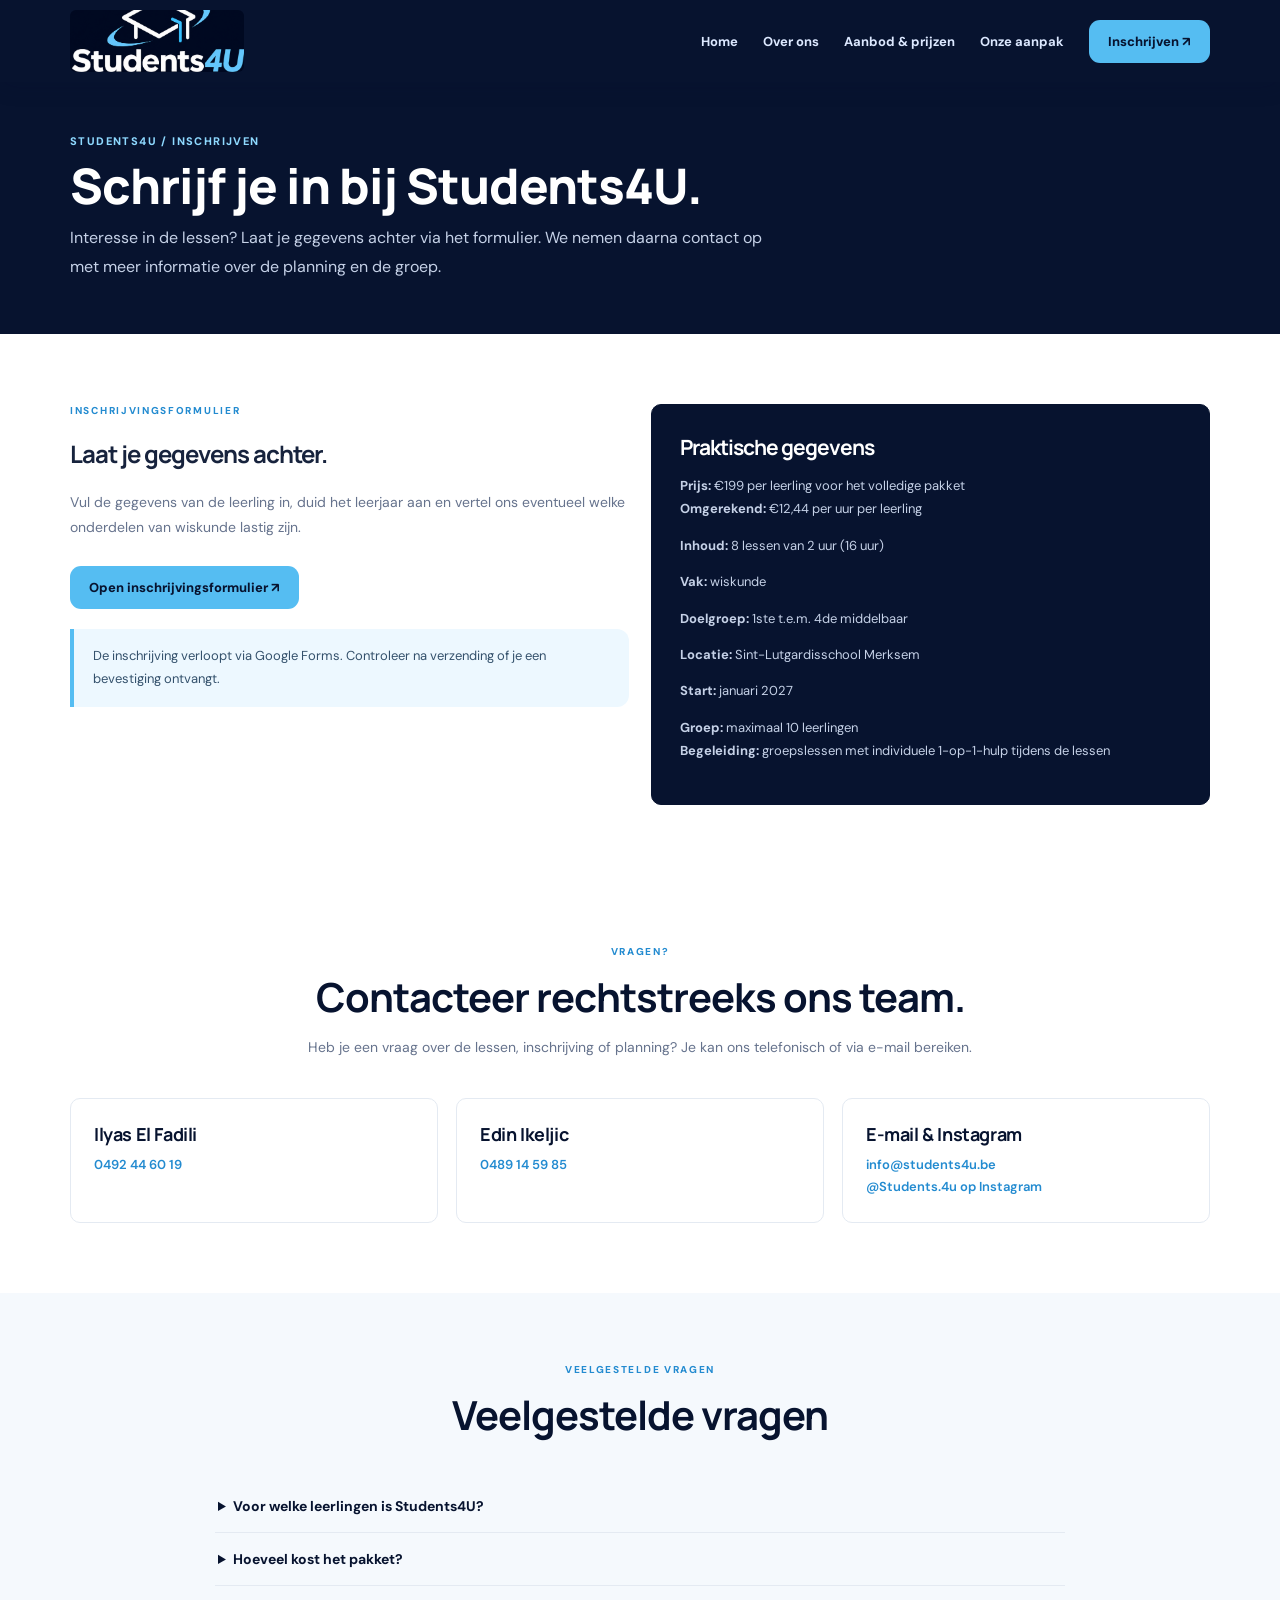
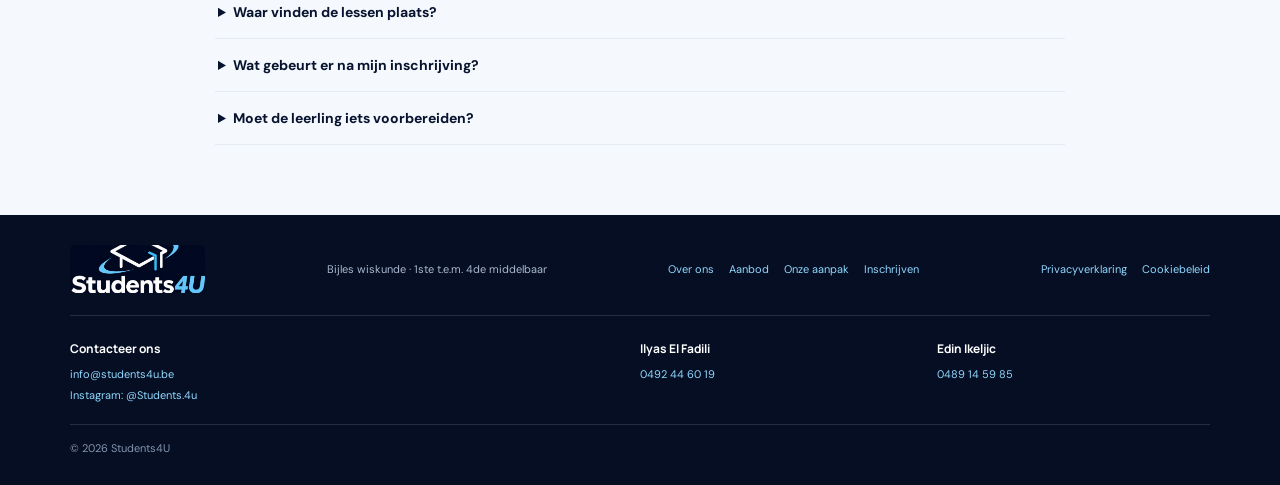
<file: inschrijven.html>
<!doctype html><html lang="nl-BE"><head><meta charset="utf-8"><meta name="viewport" content="width=device-width,initial-scale=1"><meta name="theme-color" content="#07132f"><link rel="preconnect" href="https://fonts.googleapis.com"><link rel="preconnect" href="https://fonts.gstatic.com" crossorigin><link href="https://fonts.googleapis.com/css2?family=DM+Sans:wght@400;500;600;700&family=Manrope:wght@400;500;600;700;800&display=swap" rel="stylesheet"><link rel="stylesheet" href="styles.css"><title>Inschrijven | Students4U</title></head><body><header><div class="wrap nav"><a class="brand" href="index.html"><img src="students4u-logo.png" alt="Students4U — Jouw potentieel, onze begeleiding"></a><button class="menu" aria-label="Menu openen" aria-expanded="false" onclick="const n=document.querySelector('.links');n.classList.toggle('open');this.setAttribute('aria-expanded',n.classList.contains('open'))">☰</button><nav class="links"><a href="index.html">Home</a><a href="over-ons.html">Over ons</a><a href="aanbod.html">Aanbod & prijzen</a><a href="aanpak.html">Onze aanpak</a><a href="inschrijven.html" class="button">Inschrijven ↗</a></nav></div></header><main><div class="page-hero"><div class="wrap"><div class="crumb">Students4U / Inschrijven</div><h1>Schrijf je in bij Students4U.</h1><p>Interesse in de lessen? Laat je gegevens achter via het formulier. We nemen daarna contact op met meer informatie over de planning en de groep.</p></div></div>
<section><div class="wrap two"><div><div class="kicker">Inschrijvingsformulier</div><h2>Laat je gegevens achter.</h2><p style="font-size:14px;line-height:1.8;color:var(--muted)">Vul de gegevens van de leerling in, duid het leerjaar aan en vertel ons eventueel welke onderdelen van wiskunde lastig zijn.</p><a class="button" style="margin-top:12px" href="https://forms.gle/LtoB5zjMRp1hZaPa8" target="_blank" rel="noopener">Open inschrijvingsformulier ↗</a><div class="note">De inschrijving verloopt via Google Forms. Controleer na verzending of je een bevestiging ontvangt.</div></div><div class="panel dark"><h3>Praktische gegevens</h3><p><strong>Prijs:</strong> €199 per leerling voor het volledige pakket<br><strong>Omgerekend:</strong> €12,44 per uur per leerling</p><p><strong>Inhoud:</strong> 8 lessen van 2 uur (16 uur)</p><p><strong>Vak:</strong> wiskunde</p><p><strong>Doelgroep:</strong> 1ste t.e.m. 4de middelbaar</p><p><strong>Locatie:</strong> Sint-Lutgardisschool Merksem</p><p><strong>Start:</strong> januari 2027</p><p><strong>Groep:</strong> maximaal 10 leerlingen<br><strong>Begeleiding:</strong> groepslessen met individuele 1-op-1-hulp tijdens de lessen</p></div></div></section>
<section><div class="wrap"><div class="section-head"><div class="kicker">Vragen?</div><h2>Contacteer rechtstreeks ons team.</h2><p>Heb je een vraag over de lessen, inschrijving of planning? Je kan ons telefonisch of via e-mail bereiken.</p></div><div class="cards contact-cards">
<article class="card"><h3>Ilyas El Fadili</h3><p><a href="tel:+32492446019">0492 44 60 19</a></p></article>
<article class="card"><h3>Edin Ikeljic</h3><p><a href="tel:+32489145985">0489 14 59 85</a></p></article>
<article class="card"><h3>E-mail & Instagram</h3><p><a href="mailto:info@students4u.be">info@students4u.be</a><br><a href="https://www.instagram.com/Students.4u/" target="_blank" rel="noopener">@Students.4u op Instagram</a></p></article>
</div></div></section>
<section class="soft"><div class="wrap"><div class="section-head"><div class="kicker">Veelgestelde vragen</div><h2>Veelgestelde vragen</h2></div><div class="faq">
<details><summary>Voor welke leerlingen is Students4U?</summary><p>Voor leerlingen van het 1ste tot en met het 4de middelbaar, uit de eerste en tweede graad.</p></details>
<details><summary>Hoeveel kost het pakket?</summary><p>Het pakket kost €199 per leerling en omvat acht lessen van twee uur, goed voor zestien uur begeleiding. Omgerekend is dat €12,44 per lesuur per leerling.</p></details>
<details><summary>Waar vinden de lessen plaats?</summary><p>De lessen zijn gepland in de Sint-Lutgardisschool in Merksem.</p></details>
<details><summary>Wat gebeurt er na mijn inschrijving?</summary><p>We bekijken de inschrijving en bezorgen de verdere praktische informatie, zoals de lesdata en de groepsindeling.</p></details>
<details><summary>Moet de leerling iets voorbereiden?</summary><p>Het helpt om recente toetsen, oefeningen of de gebruikte cursus mee te brengen. Zo kunnen de lesgevers de begeleiding beter laten aansluiten op de schoolleerstof.</p></details>
</div></div></section></main><footer>
<div class="wrap foot">
  <img src="students4u-logo.png" alt="Students4U">
  <span>Bijles wiskunde · 1ste t.e.m. 4de middelbaar</span>
  <div class="foot-links"><a href="over-ons.html">Over ons</a><a href="aanbod.html">Aanbod</a><a href="aanpak.html">Onze aanpak</a><a href="inschrijven.html">Inschrijven</a></div>
  
<div class="foot-links">
  <a href="privacy.html">Privacyverklaring</a>
  <a href="cookies.html">Cookiebeleid</a>
</div>

</div>
<div class="wrap contact-footer">
  <div><strong>Contacteer ons</strong><a href="mailto:info@students4u.be">info@students4u.be</a><a href="https://www.instagram.com/Students.4u/" target="_blank" rel="noopener">Instagram: @Students.4u</a></div>
  <div><strong>Ilyas El Fadili</strong><a href="tel:+32492446019">0492 44 60 19</a></div>
  <div><strong>Edin Ikeljic</strong><a href="tel:+32489145985">0489 14 59 85</a></div>
</div>
<div class="wrap copyright">© <span id="year"></span> Students4U</div>
</footer><script>document.getElementById('year').textContent=new Date().getFullYear();document.querySelectorAll('.links a').forEach(a=>a.addEventListener('click',()=>document.querySelector('.links').classList.remove('open')));</script></body></html>
</file>
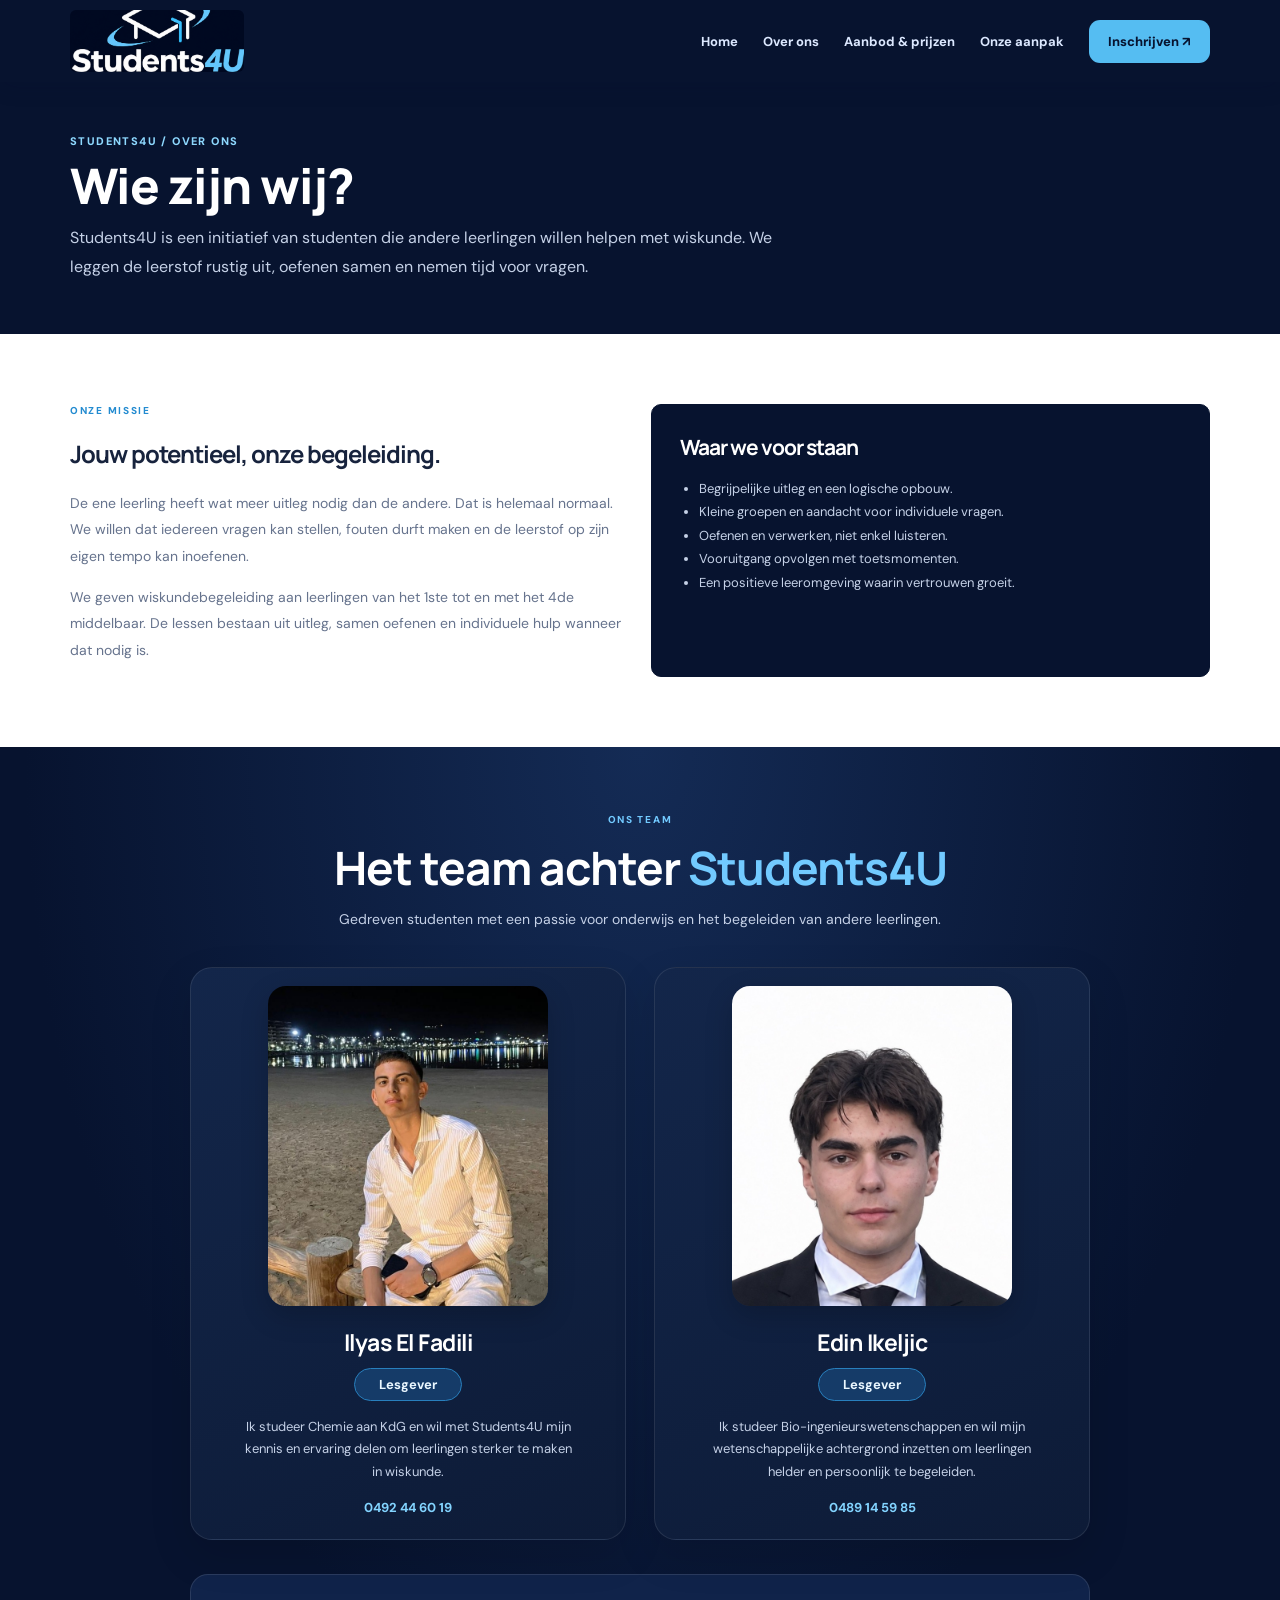
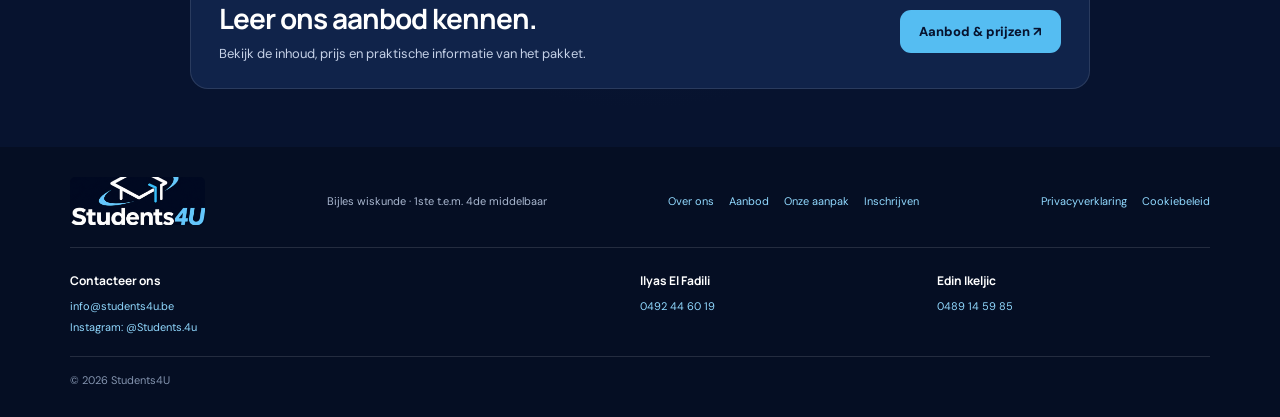
<file: over-ons.html>
<!doctype html><html lang="nl-BE"><head><meta charset="utf-8"><meta name="viewport" content="width=device-width,initial-scale=1"><meta name="theme-color" content="#07132f"><link rel="preconnect" href="https://fonts.googleapis.com"><link rel="preconnect" href="https://fonts.gstatic.com" crossorigin><link href="https://fonts.googleapis.com/css2?family=DM+Sans:wght@400;500;600;700&family=Manrope:wght@400;500;600;700;800&display=swap" rel="stylesheet"><link rel="stylesheet" href="styles.css"><title>Over ons | Students4U</title></head><body><header><div class="wrap nav"><a class="brand" href="index.html"><img src="students4u-logo.png" alt="Students4U — Jouw potentieel, onze begeleiding"></a><button class="menu" aria-label="Menu openen" aria-expanded="false" onclick="const n=document.querySelector('.links');n.classList.toggle('open');this.setAttribute('aria-expanded',n.classList.contains('open'))">☰</button><nav class="links"><a href="index.html">Home</a><a href="over-ons.html">Over ons</a><a href="aanbod.html">Aanbod & prijzen</a><a href="aanpak.html">Onze aanpak</a><a href="inschrijven.html" class="button">Inschrijven ↗</a></nav></div></header><main><div class="page-hero"><div class="wrap"><div class="crumb">Students4U / Over ons</div><h1>Wie zijn wij?</h1><p>Students4U is een initiatief van studenten die andere leerlingen willen helpen met wiskunde. We leggen de leerstof rustig uit, oefenen samen en nemen tijd voor vragen.</p></div></div>
<section><div class="wrap two"><div><div class="kicker">Onze missie</div><h2>Jouw potentieel, onze begeleiding.</h2><p style="color:var(--muted);line-height:1.9;font-size:14px">De ene leerling heeft wat meer uitleg nodig dan de andere. Dat is helemaal normaal. We willen dat iedereen vragen kan stellen, fouten durft maken en de leerstof op zijn eigen tempo kan inoefenen.</p><p style="color:var(--muted);line-height:1.9;font-size:14px">We geven wiskundebegeleiding aan leerlingen van het 1ste tot en met het 4de middelbaar. De lessen bestaan uit uitleg, samen oefenen en individuele hulp wanneer dat nodig is.</p></div><div class="panel dark"><h3>Waar we voor staan</h3><ul><li>Begrijpelijke uitleg en een logische opbouw.</li><li>Kleine groepen en aandacht voor individuele vragen.</li><li>Oefenen en verwerken, niet enkel luisteren.</li><li>Vooruitgang opvolgen met toetsmomenten.</li><li>Een positieve leeromgeving waarin vertrouwen groeit.</li></ul></div></div></section>
<section class="founders-section">
<div class="wrap">
  <div class="section-head founders-heading">
    <div class="kicker">Ons team</div>
    <h2>Het team achter <span>Students4U</span></h2>
    <p>Gedreven studenten met een passie voor onderwijs en het begeleiden van andere leerlingen.</p>
  </div>
  <div class="founders-showcase">
    <article class="founder-profile">
      <div class="founder-photo founder-photo-ilyas"><img src="ilyas-profile.jpg" alt="Profielfoto van Ilyas El Fadili"></div>
      <h3>Ilyas El Fadili</h3>
      <span class="founder-role">Lesgever</span>
      <p>Ik studeer Chemie aan KdG en wil met Students4U mijn kennis en ervaring delen om leerlingen sterker te maken in wiskunde.</p>
      <a class="founder-phone" href="tel:+32492446019">0492 44 60 19</a>
    </article>
    <div class="founder-divider" aria-hidden="true"></div>
    <article class="founder-profile">
      <div class="founder-photo founder-photo-edin"><img src="edin-profile.jpg" alt="Profielfoto van Edin Ikeljic"></div>
      <h3>Edin Ikeljic</h3>
      <span class="founder-role">Lesgever</span>
      <p>Ik studeer Bio-ingenieurswetenschappen en wil mijn wetenschappelijke achtergrond inzetten om leerlingen helder en persoonlijk te begeleiden.</p>
      <a class="founder-phone" href="tel:+32489145985">0489 14 59 85</a>
    </article>
  </div>
  <div class="founders-cta">
    <div><h2>Leer ons aanbod kennen.</h2><p>Bekijk de inhoud, prijs en praktische informatie van het pakket.</p></div>
    <a class="button" href="aanbod.html">Aanbod & prijzen ↗</a>
  </div>
</div>
</section>
</main><footer>
<div class="wrap foot">
  <img src="students4u-logo.png" alt="Students4U">
  <span>Bijles wiskunde · 1ste t.e.m. 4de middelbaar</span>
  <div class="foot-links"><a href="over-ons.html">Over ons</a><a href="aanbod.html">Aanbod</a><a href="aanpak.html">Onze aanpak</a><a href="inschrijven.html">Inschrijven</a></div>
  
<div class="foot-links">
  <a href="privacy.html">Privacyverklaring</a>
  <a href="cookies.html">Cookiebeleid</a>
</div>

</div>
<div class="wrap contact-footer">
  <div><strong>Contacteer ons</strong><a href="mailto:info@students4u.be">info@students4u.be</a><a href="https://www.instagram.com/Students.4u/" target="_blank" rel="noopener">Instagram: @Students.4u</a></div>
  <div><strong>Ilyas El Fadili</strong><a href="tel:+32492446019">0492 44 60 19</a></div>
  <div><strong>Edin Ikeljic</strong><a href="tel:+32489145985">0489 14 59 85</a></div>
</div>
<div class="wrap copyright">© <span id="year"></span> Students4U</div>
</footer><script>document.getElementById('year').textContent=new Date().getFullYear();document.querySelectorAll('.links a').forEach(a=>a.addEventListener('click',()=>document.querySelector('.links').classList.remove('open')));</script></body></html>
</file>
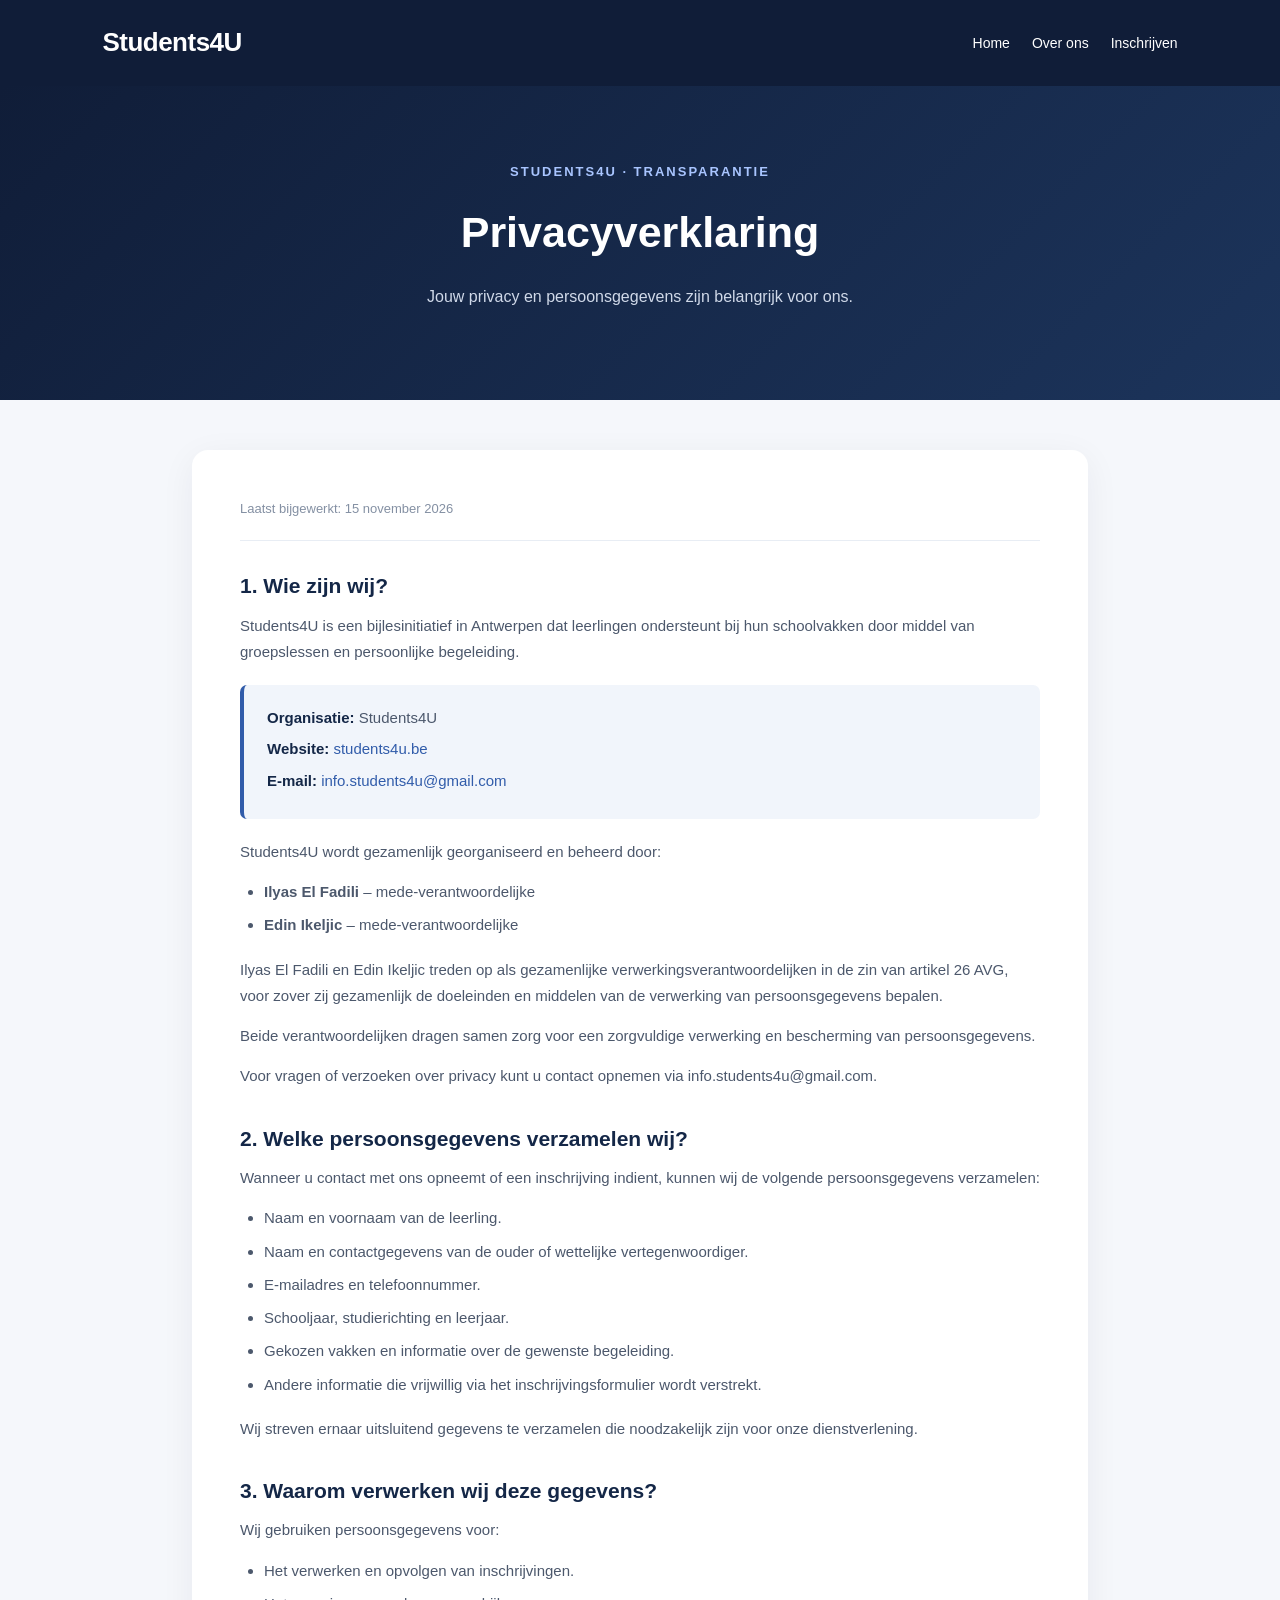
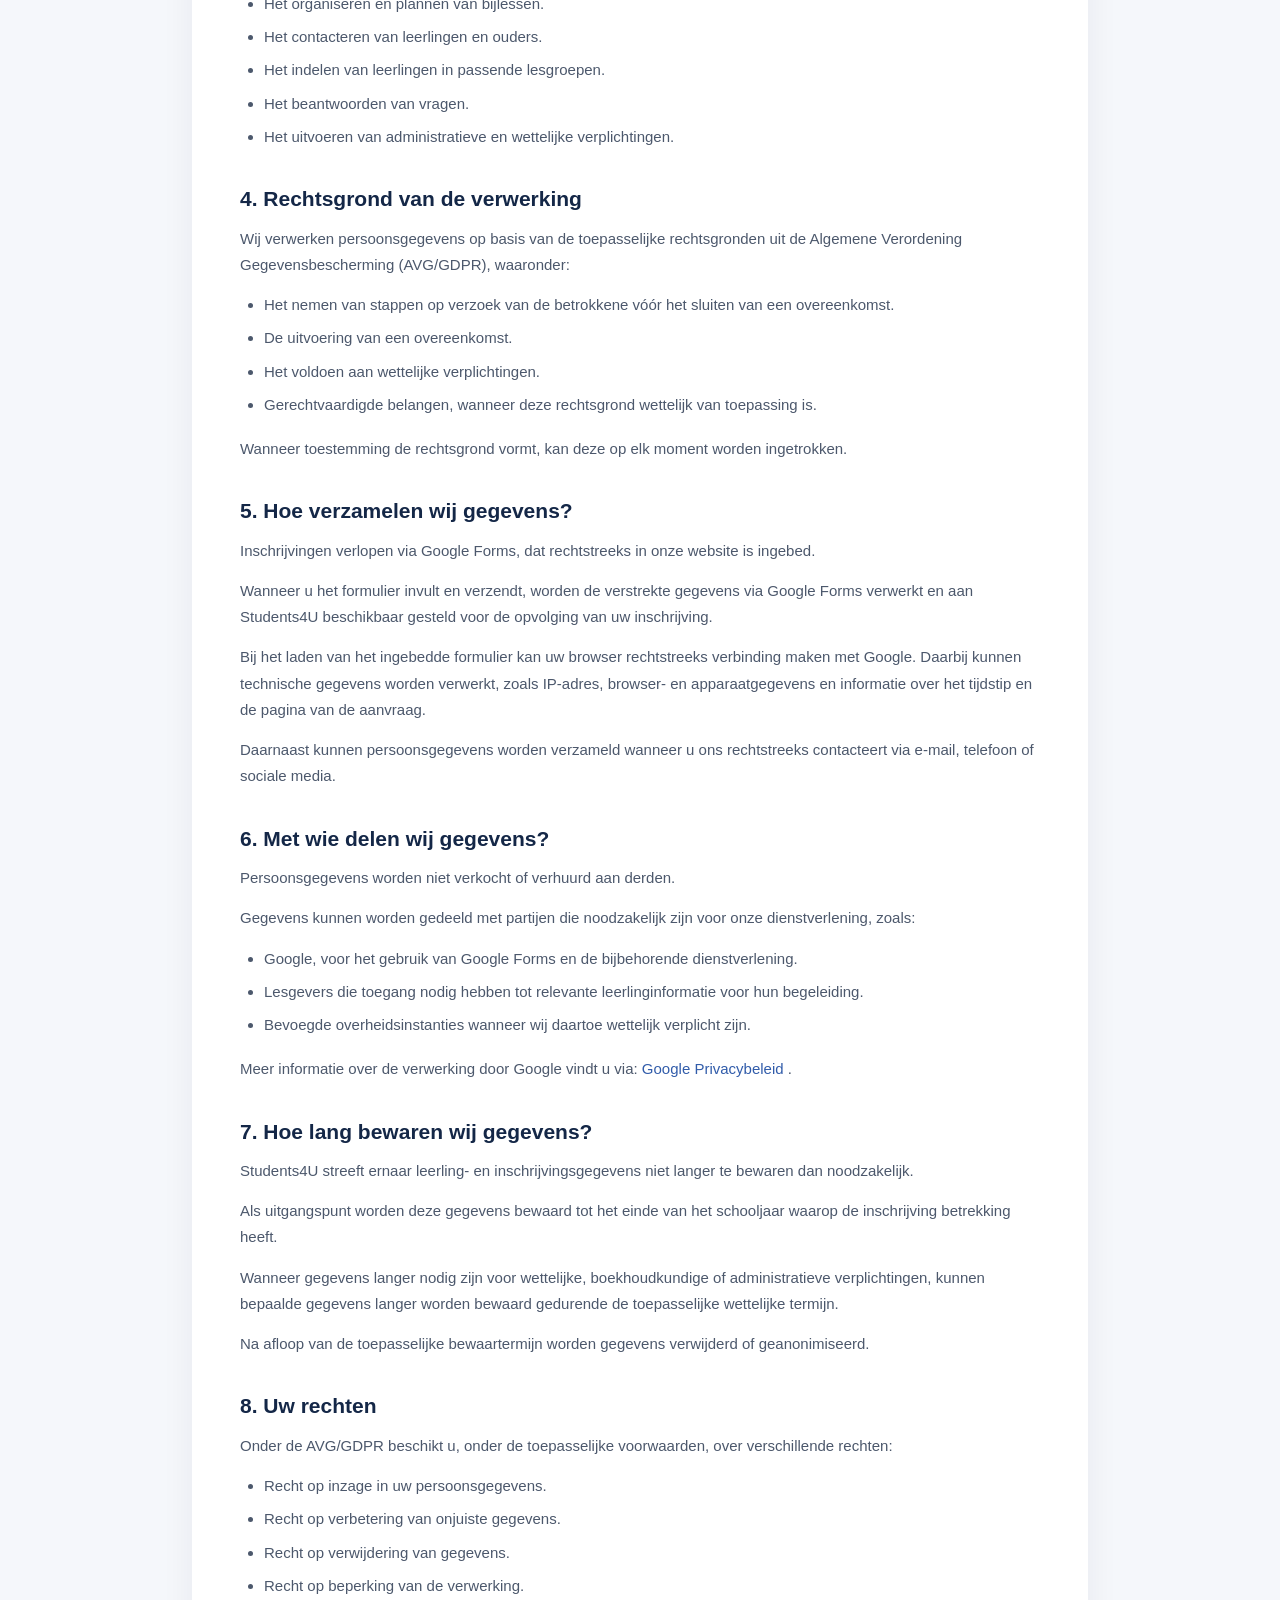
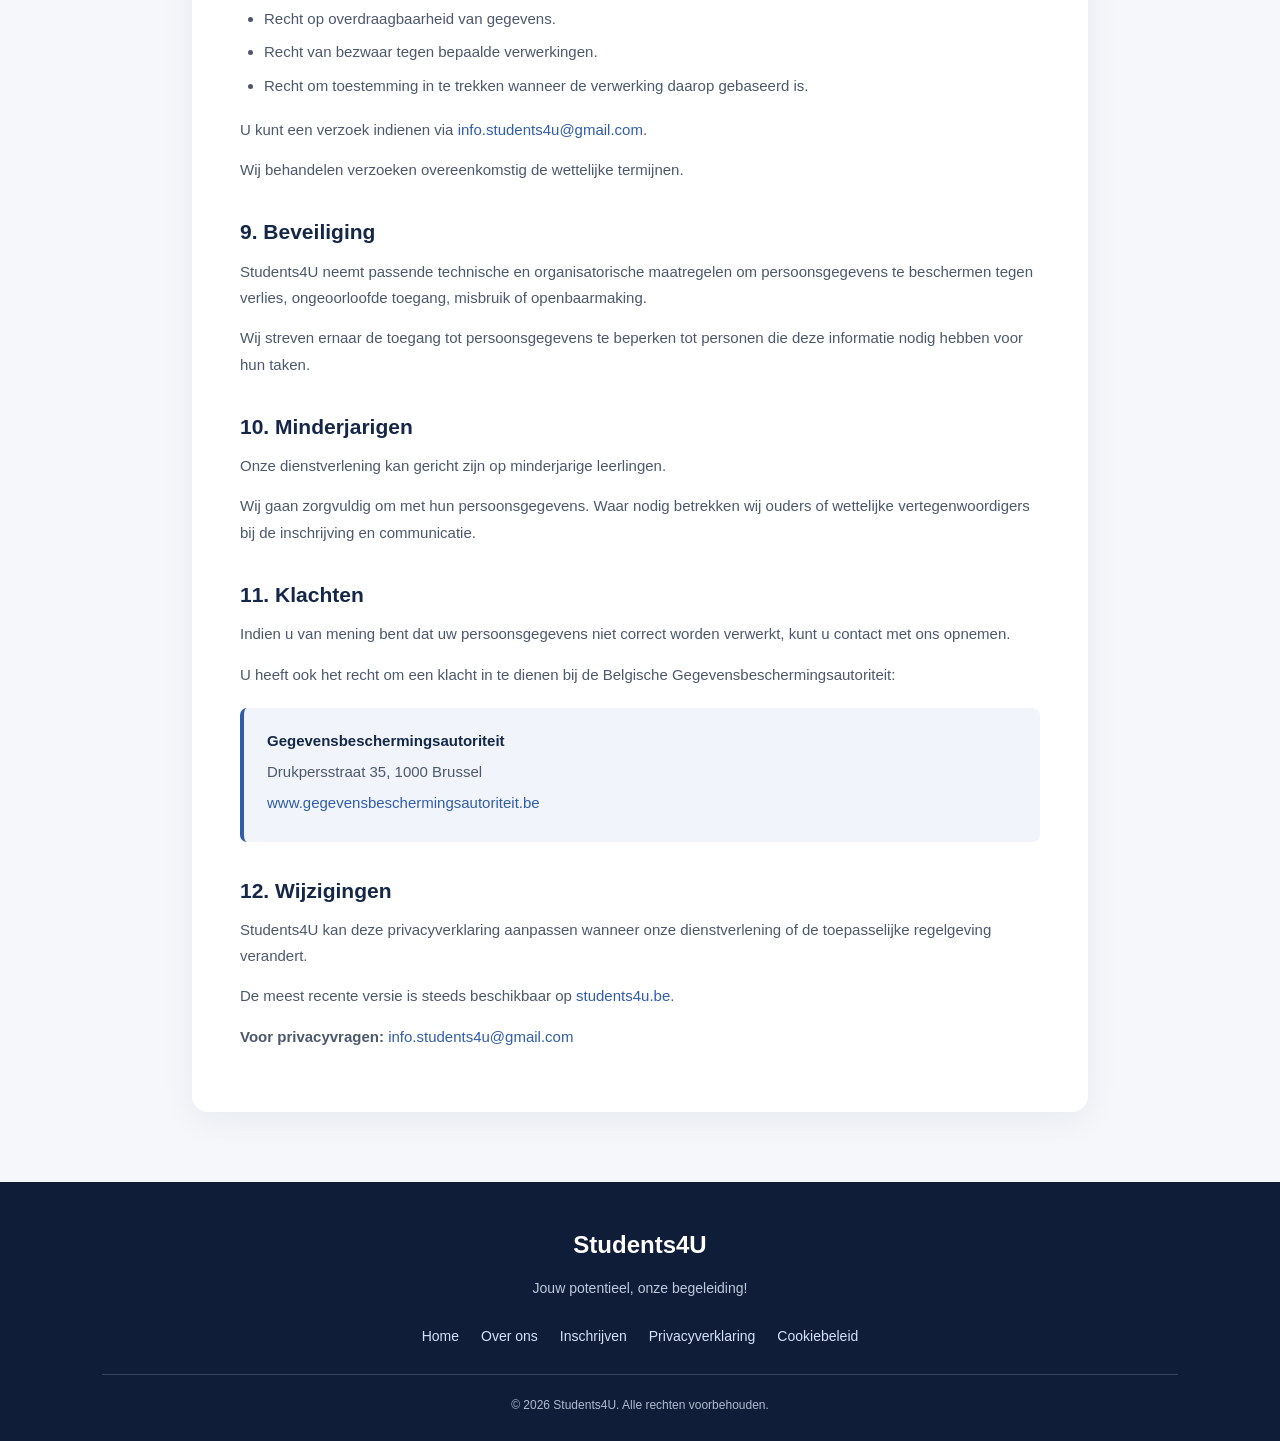
<file: privacy.html>
<!DOCTYPE html>
<html lang="nl">
<head>
  <meta charset="UTF-8">
  <meta name="viewport" content="width=device-width, initial-scale=1.0">

  <meta name="description" content="Privacyverklaring van Students4U. Lees hoe wij omgaan met de persoonsgegevens van leerlingen en ouders.">

  <meta name="theme-color" content="#101d38">

  <title>Privacyverklaring | Students4U</title>

  <style>
    * {
      margin: 0;
      padding: 0;
      box-sizing: border-box;
    }

    body {
      font-family: Arial, Helvetica, sans-serif;
      background: #f5f7fb;
      color: #26334a;
      line-height: 1.75;
    }

    header {
      background: #101d38;
      padding: 20px 8%;
      display: flex;
      justify-content: space-between;
      align-items: center;
      flex-wrap: wrap;
      gap: 15px;
    }

    .logo {
      color: #ffffff;
      font-size: 26px;
      font-weight: 800;
      text-decoration: none;
      letter-spacing: -0.5px;
    }

    nav {
      display: flex;
      flex-wrap: wrap;
      gap: 22px;
    }

    nav a {
      color: #ffffff;
      text-decoration: none;
      font-size: 14px;
      transition: color 0.2s;
    }

    nav a:hover {
      color: #a9c5ff;
    }

    .hero {
      background: linear-gradient(135deg, #101d38, #1c345b);
      color: #ffffff;
      text-align: center;
      padding: 75px 20px;
    }

    .hero .eyebrow {
      color: #a9c5ff;
      font-size: 13px;
      font-weight: bold;
      text-transform: uppercase;
      letter-spacing: 2px;
      margin-bottom: 12px;
    }

    .hero h1 {
      font-size: clamp(30px, 5vw, 43px);
      margin-bottom: 12px;
    }

    .hero p {
      color: #d0d9e9;
      font-size: 16px;
    }

    .container {
      max-width: 940px;
      margin: 50px auto 70px;
      padding: 0 22px;
    }

    .content {
      background: #ffffff;
      padding: 48px;
      border-radius: 16px;
      box-shadow: 0 8px 35px rgba(16, 29, 56, 0.06);
    }

    .date {
      color: #8490a3;
      font-size: 13px;
      margin-bottom: 30px;
      padding-bottom: 20px;
      border-bottom: 1px solid #e8edf4;
    }

    h2 {
      color: #142747;
      font-size: 21px;
      margin: 34px 0 12px;
      line-height: 1.4;
    }

    h2:first-of-type {
      margin-top: 0;
    }

    p {
      margin-bottom: 14px;
      font-size: 15px;
      color: #4c586c;
    }

    ul {
      padding-left: 24px;
      margin: 12px 0 18px;
    }

    li {
      color: #4c586c;
      font-size: 15px;
      margin-bottom: 7px;
    }

    .contact-card {
      background: #f1f5fb;
      border-left: 4px solid #315caa;
      padding: 20px 23px;
      border-radius: 7px;
      margin: 20px 0;
    }

    .contact-card p {
      margin-bottom: 5px;
    }

    .contact-card strong {
      color: #142747;
    }

    a {
      color: #315caa;
      text-decoration: none;
    }

    a:hover {
      text-decoration: underline;
    }

    footer {
      background: #101d38;
      color: #ffffff;
      padding: 42px 8% 25px;
      text-align: center;
    }

    .footer-logo {
      font-size: 24px;
      font-weight: bold;
      margin-bottom: 10px;
    }

    .footer-slogan {
      color: #bdc9dc;
      font-size: 14px;
      margin-bottom: 24px;
    }

    .footer-links {
      display: flex;
      justify-content: center;
      flex-wrap: wrap;
      gap: 22px;
      margin-bottom: 25px;
    }

    .footer-links a {
      color: #d5e1fa;
      font-size: 14px;
    }

    .copyright {
      border-top: 1px solid #35445f;
      padding-top: 20px;
      color: #aebbd0;
      font-size: 12px;
    }

    @media (max-width: 650px) {
      header {
        justify-content: center;
        padding: 20px;
      }

      nav {
        justify-content: center;
        gap: 14px;
      }

      .hero {
        padding: 55px 20px;
      }

      .content {
        padding: 25px 21px;
      }

      .container {
        margin-top: 30px;
      }

      h2 {
        font-size: 19px;
      }
    }
  </style>
</head>

<body>

<header>
  <a href="index.html" class="logo">Students4U</a>

  <nav>
    <a href="index.html">Home</a>
    <a href="over-ons.html">Over ons</a>
    <a href="inschrijven.html">Inschrijven</a>
  </nav>
</header>

<section class="hero">
  <div class="eyebrow">Students4U · Transparantie</div>
  <h1>Privacyverklaring</h1>
  <p>Jouw privacy en persoonsgegevens zijn belangrijk voor ons.</p>
</section>

<main class="container">
  <article class="content">

    <p class="date">
      Laatst bijgewerkt: 15 november 2026
    </p>

    <h2>1. Wie zijn wij?</h2>

    <p>
      Students4U is een bijlesinitiatief in Antwerpen dat leerlingen
      ondersteunt bij hun schoolvakken door middel van groepslessen
      en persoonlijke begeleiding.
    </p>

    <div class="contact-card">
      <p><strong>Organisatie:</strong> Students4U</p>
      <p><strong>Website:</strong>
        <a href="https://students4u.be">students4u.be</a>
      </p>
      <p><strong>E-mail:</strong>
        <a href="mailto:info.students4u@gmail.com">info.students4u@gmail.com</a>
      </p>
    </div>

    <p>
      Students4U wordt gezamenlijk georganiseerd en beheerd door:
    </p>

    <ul>
      <li><strong>Ilyas El Fadili</strong> – mede-verantwoordelijke</li>
      <li><strong>Edin Ikeljic</strong> – mede-verantwoordelijke</li>
    </ul>

    <p>
      Ilyas El Fadili en Edin Ikeljic treden op als gezamenlijke
      verwerkingsverantwoordelijken in de zin van artikel 26 AVG,
      voor zover zij gezamenlijk de doeleinden en middelen van
      de verwerking van persoonsgegevens bepalen.
    </p>

    <p>
      Beide verantwoordelijken dragen samen zorg voor een
      zorgvuldige verwerking en bescherming van persoonsgegevens.
    </p>

    <p>
      Voor vragen of verzoeken over privacy kunt u contact opnemen
      via info.students4u@gmail.com.
    </p>

    <h2>2. Welke persoonsgegevens verzamelen wij?</h2>

    <p>
      Wanneer u contact met ons opneemt of een inschrijving indient,
      kunnen wij de volgende persoonsgegevens verzamelen:
    </p>

    <ul>
      <li>Naam en voornaam van de leerling.</li>
      <li>Naam en contactgegevens van de ouder of wettelijke vertegenwoordiger.</li>
      <li>E-mailadres en telefoonnummer.</li>
      <li>Schooljaar, studierichting en leerjaar.</li>
      <li>Gekozen vakken en informatie over de gewenste begeleiding.</li>
      <li>Andere informatie die vrijwillig via het inschrijvingsformulier wordt verstrekt.</li>
    </ul>

    <p>
      Wij streven ernaar uitsluitend gegevens te verzamelen
      die noodzakelijk zijn voor onze dienstverlening.
    </p>

    <h2>3. Waarom verwerken wij deze gegevens?</h2>

    <p>Wij gebruiken persoonsgegevens voor:</p>

    <ul>
      <li>Het verwerken en opvolgen van inschrijvingen.</li>
      <li>Het organiseren en plannen van bijlessen.</li>
      <li>Het contacteren van leerlingen en ouders.</li>
      <li>Het indelen van leerlingen in passende lesgroepen.</li>
      <li>Het beantwoorden van vragen.</li>
      <li>Het uitvoeren van administratieve en wettelijke verplichtingen.</li>
    </ul>

    <h2>4. Rechtsgrond van de verwerking</h2>

    <p>
      Wij verwerken persoonsgegevens op basis van de toepasselijke
      rechtsgronden uit de Algemene Verordening Gegevensbescherming
      (AVG/GDPR), waaronder:
    </p>

    <ul>
      <li>Het nemen van stappen op verzoek van de betrokkene vóór het sluiten van een overeenkomst.</li>
      <li>De uitvoering van een overeenkomst.</li>
      <li>Het voldoen aan wettelijke verplichtingen.</li>
      <li>Gerechtvaardigde belangen, wanneer deze rechtsgrond wettelijk van toepassing is.</li>
    </ul>

    <p>
      Wanneer toestemming de rechtsgrond vormt, kan deze op elk
      moment worden ingetrokken.
    </p>

    <h2>5. Hoe verzamelen wij gegevens?</h2>

    <p>
      Inschrijvingen verlopen via Google Forms, dat rechtstreeks
      in onze website is ingebed.
    </p>

    <p>
      Wanneer u het formulier invult en verzendt, worden de
      verstrekte gegevens via Google Forms verwerkt en aan
      Students4U beschikbaar gesteld voor de opvolging van uw
      inschrijving.
    </p>

    <p>
      Bij het laden van het ingebedde formulier kan uw browser
      rechtstreeks verbinding maken met Google. Daarbij kunnen
      technische gegevens worden verwerkt, zoals IP-adres,
      browser- en apparaatgegevens en informatie over het
      tijdstip en de pagina van de aanvraag.
    </p>

    <p>
      Daarnaast kunnen persoonsgegevens worden verzameld wanneer
      u ons rechtstreeks contacteert via e-mail, telefoon
      of sociale media.
    </p>

    <h2>6. Met wie delen wij gegevens?</h2>

    <p>
      Persoonsgegevens worden niet verkocht of verhuurd aan derden.
    </p>

    <p>
      Gegevens kunnen worden gedeeld met partijen die noodzakelijk
      zijn voor onze dienstverlening, zoals:
    </p>

    <ul>
      <li>Google, voor het gebruik van Google Forms en de bijbehorende dienstverlening.</li>
      <li>Lesgevers die toegang nodig hebben tot relevante leerlinginformatie voor hun begeleiding.</li>
      <li>Bevoegde overheidsinstanties wanneer wij daartoe wettelijk verplicht zijn.</li>
    </ul>

    <p>
      Meer informatie over de verwerking door Google vindt u via:
      <a href="https://policies.google.com/privacy"
         target="_blank"
         rel="noopener noreferrer">
        Google Privacybeleid
      </a>.
    </p>

    <h2>7. Hoe lang bewaren wij gegevens?</h2>

    <p>
      Students4U streeft ernaar leerling- en inschrijvingsgegevens
      niet langer te bewaren dan noodzakelijk.
    </p>

    <p>
      Als uitgangspunt worden deze gegevens bewaard tot het einde
      van het schooljaar waarop de inschrijving betrekking heeft.
    </p>

    <p>
      Wanneer gegevens langer nodig zijn voor wettelijke,
      boekhoudkundige of administratieve verplichtingen, kunnen
      bepaalde gegevens langer worden bewaard gedurende de
      toepasselijke wettelijke termijn.
    </p>

    <p>
      Na afloop van de toepasselijke bewaartermijn worden
      gegevens verwijderd of geanonimiseerd.
    </p>

    <h2>8. Uw rechten</h2>

    <p>
      Onder de AVG/GDPR beschikt u, onder de toepasselijke
      voorwaarden, over verschillende rechten:
    </p>

    <ul>
      <li>Recht op inzage in uw persoonsgegevens.</li>
      <li>Recht op verbetering van onjuiste gegevens.</li>
      <li>Recht op verwijdering van gegevens.</li>
      <li>Recht op beperking van de verwerking.</li>
      <li>Recht op overdraagbaarheid van gegevens.</li>
      <li>Recht van bezwaar tegen bepaalde verwerkingen.</li>
      <li>Recht om toestemming in te trekken wanneer de verwerking daarop gebaseerd is.</li>
    </ul>

    <p>
      U kunt een verzoek indienen via
      <a href="mailto:info.students4u@gmail.com">info.students4u@gmail.com</a>.
    </p>

    <p>
      Wij behandelen verzoeken overeenkomstig de wettelijke termijnen.
    </p>

    <h2>9. Beveiliging</h2>

    <p>
      Students4U neemt passende technische en organisatorische
      maatregelen om persoonsgegevens te beschermen tegen verlies,
      ongeoorloofde toegang, misbruik of openbaarmaking.
    </p>

    <p>
      Wij streven ernaar de toegang tot persoonsgegevens te
      beperken tot personen die deze informatie nodig hebben
      voor hun taken.
    </p>

    <h2>10. Minderjarigen</h2>

    <p>
      Onze dienstverlening kan gericht zijn op minderjarige leerlingen.
    </p>

    <p>
      Wij gaan zorgvuldig om met hun persoonsgegevens. Waar nodig
      betrekken wij ouders of wettelijke vertegenwoordigers bij
      de inschrijving en communicatie.
    </p>

    <h2>11. Klachten</h2>

    <p>
      Indien u van mening bent dat uw persoonsgegevens niet
      correct worden verwerkt, kunt u contact met ons opnemen.
    </p>

    <p>
      U heeft ook het recht om een klacht in te dienen bij de
      Belgische Gegevensbeschermingsautoriteit:
    </p>

    <div class="contact-card">
      <p><strong>Gegevensbeschermingsautoriteit</strong></p>
      <p>Drukpersstraat 35, 1000 Brussel</p>
      <p>
        <a href="https://www.gegevensbeschermingsautoriteit.be/"
           target="_blank"
           rel="noopener noreferrer">
          www.gegevensbeschermingsautoriteit.be
        </a>
      </p>
    </div>

    <h2>12. Wijzigingen</h2>

    <p>
      Students4U kan deze privacyverklaring aanpassen wanneer
      onze dienstverlening of de toepasselijke regelgeving verandert.
    </p>

    <p>
      De meest recente versie is steeds beschikbaar op
      <a href="https://students4u.be">students4u.be</a>.
    </p>

    <p>
      <strong>Voor privacyvragen:</strong>
      <a href="mailto:info.students4u@gmail.com">info.students4u@gmail.com</a>
    </p>

  </article>
</main>

<footer>
  <div class="footer-logo">Students4U</div>

  <p class="footer-slogan">
    Jouw potentieel, onze begeleiding!
  </p>

  <div class="footer-links">
    <a href="index.html">Home</a>
    <a href="over-ons.html">Over ons</a>
    <a href="inschrijven.html">Inschrijven</a>
    <a href="privacy.html">Privacyverklaring</a>
    <a href="cookies.html">Cookiebeleid</a>
  </div>

  <div class="copyright">
    © 2026 Students4U. Alle rechten voorbehouden.
  </div>
</footer>

</body>
</html>
</file>
<file: styles.css>
:root{--navy:#07132f;--navy2:#10234a;--blue:#55bdf2;--blue2:#238bd0;--ice:#eaf7ff;--ink:#17233d;--muted:#66738d;--line:#e4eaf2;--white:#fff}
*{box-sizing:border-box}html{scroll-behavior:smooth}body{margin:0;font-family:"DM Sans",Arial,sans-serif;color:var(--ink);background:#fff}a{color:inherit;text-decoration:none}.wrap{width:min(1140px,calc(100% - 44px));margin:auto}
header{background:var(--navy);color:#fff;position:sticky;top:0;z-index:20;box-shadow:0 5px 20px #07132f20}.nav{height:82px;display:flex;align-items:center;justify-content:space-between}.brand img{display:block;width:174px;height:62px;object-fit:cover;border-radius:6px}.links{display:flex;align-items:center;gap:25px;font-size:13px;font-weight:700;color:#dce8ff}.links a:hover,.links a.active{color:var(--blue)}.button{display:inline-flex;align-items:center;justify-content:center;padding:13px 19px;border-radius:11px;background:var(--blue);color:var(--navy);font-weight:800;font-size:13px;transition:.2s}.button:hover{transform:translateY(-2px);background:#82d3ff}.menu{display:none;background:none;border:0;color:white;font-size:26px}
.hero{background:#07132f;color:#fff;overflow:hidden;position:relative}.hero:after{display:none}.hero-grid{position:relative;z-index:1;display:grid;grid-template-columns:1.1fr .9fr;align-items:center;gap:48px;padding:76px 0;min-height:470px}.eyebrow{display:inline-flex;gap:9px;align-items:center;border:1px solid #7bcfff55;color:#9cddff;border-radius:50px;padding:8px 13px;font-size:10px;font-weight:800;letter-spacing:1px;text-transform:uppercase}.dot{width:7px;height:7px;border-radius:50%;background:var(--blue)}h1,h2,h3{font-family:Manrope,"DM Sans",Arial,sans-serif;letter-spacing:-1px}h1{font-size:clamp(40px,5vw,62px);line-height:1.07;margin:22px 0 17px;font-weight:800}h1 span{color:var(--blue)}.lead{font-size:16px;line-height:1.8;color:#c5d1e7;max-width:560px}.actions{display:flex;align-items:center;gap:20px;margin-top:27px;flex-wrap:wrap}.quiet-link{font-size:13px;font-weight:700;color:#d8e8fb}.quiet-link span{color:var(--blue);font-size:18px;margin-left:5px}.hero-logo{width:min(410px,100%);border:1px solid #ffffff22;border-radius:10px;overflow:hidden;box-shadow:0 25px 75px #0006;background:var(--navy)}.hero-logo img{display:block;width:100%;height:auto}
.page-hero{background:#07132f;color:#fff;padding:52px 0}.page-hero h1{font-size:clamp(34px,4vw,49px);margin:12px 0}.page-hero p{max-width:720px;color:#c5d1e7;line-height:1.8;margin:0}.crumb{font-size:11px;color:#8ed9ff;font-weight:800;letter-spacing:1.4px;text-transform:uppercase}
section{padding:70px 0}.section-head{text-align:center;max-width:700px;margin:0 auto 38px}.kicker{color:var(--blue2);font-size:10px;font-weight:800;letter-spacing:1.7px;text-transform:uppercase}.section-head h2{font-size:clamp(28px,3.5vw,40px);color:var(--navy);margin:11px 0}.section-head p{font-size:14px;line-height:1.8;color:var(--muted);margin:0}
.cards{display:grid;grid-template-columns:repeat(3,1fr);gap:18px}.card{border:1px solid var(--line);border-radius:10px;padding:23px;background:#fff}.ico{width:45px;height:45px;border-radius:13px;background:var(--ice);display:grid;place-items:center;font-size:21px;margin-bottom:17px}.card h3{font-size:18px;color:var(--navy);margin:0 0 8px;letter-spacing:-.4px}.card p{font-size:13px;line-height:1.75;color:var(--muted);margin:0}
.soft{background:#f5f9fd}.two{display:grid;grid-template-columns:1fr 1fr;gap:22px}.panel{padding:28px;border:1px solid var(--line);border-radius:10px;background:#fff}.panel.dark{background:var(--navy);color:#fff;border-color:var(--navy)}.panel h3{font-size:21px;margin:0 0 12px}.panel p,.panel li{font-size:13px;line-height:1.8;color:var(--muted)}.panel.dark p,.panel.dark li{color:#c5d1e7}.panel ul{padding-left:19px}.price-card{background:var(--navy);color:#fff;border-radius:10px;padding:30px;display:flex;align-items:center;justify-content:space-between;gap:20px}.price{font:800 48px Manrope;color:var(--blue);white-space:nowrap}.price-block{min-width:170px;text-align:center}.price-hour{display:flex;align-items:baseline;justify-content:center;gap:6px;margin-top:5px;color:#fff}.price-hour strong{font:800 22px Manrope;color:#fff}.price-hour span{font-size:11px;color:#c5d1e7}.price-caption{font-size:10px;color:#aebed8;margin-top:4px}.price-card h2{font-size:23px;margin:0 0 7px}.price-card p{color:#c5d1e7;font-size:13px;line-height:1.7;margin:0}
.steps{display:grid;grid-template-columns:repeat(3,1fr);gap:22px;counter-reset:step}.step:before{counter-increment:step;content:"0" counter(step);display:grid;place-items:center;width:41px;height:41px;border-radius:12px;background:var(--navy);color:var(--blue);font:800 14px Manrope;margin-bottom:15px}.step h3{font-size:17px;color:var(--navy);margin:0 0 7px}.step p{font-size:13px;color:var(--muted);line-height:1.75;margin:0}
.timeline{display:grid;gap:12px;max-width:850px;margin:auto}.lesson{display:grid;grid-template-columns:90px 1fr;gap:20px;padding:19px 22px;border:1px solid var(--line);border-radius:9px;background:#fff}.lesson-no{font:800 13px Manrope;color:var(--blue2);letter-spacing:.7px}.lesson h3{font-size:16px;color:var(--navy);margin:0 0 5px}.lesson p{font-size:13px;line-height:1.7;color:var(--muted);margin:0}.note{background:#edf8ff;border-left:4px solid var(--blue);padding:16px 19px;border-radius:0 12px 12px 0;color:#34516c;font-size:13px;line-height:1.75;margin-top:20px}
.cta{padding:0 0 75px}.cta-inner{background:#07132f;color:white;border-radius:10px;padding:34px 38px;display:flex;justify-content:space-between;align-items:center;gap:22px}.cta-inner h2{font-size:clamp(24px,3vw,34px);margin:0 0 8px}.cta-inner p{color:#c3d0e6;font-size:13px;margin:0;line-height:1.7}
footer{background:#050e23;color:#aab8d0;padding:30px 0;font-size:11px}.foot{display:flex;align-items:center;justify-content:space-between;gap:18px;flex-wrap:wrap}.foot img{width:135px;height:48px;object-fit:cover;border-radius:5px}.foot a{color:#91d9ff}.foot-links{display:flex;gap:15px;flex-wrap:wrap}
.faq{max-width:850px;margin:auto}.faq details{border-bottom:1px solid var(--line);padding:17px 3px}.faq summary{cursor:pointer;font-weight:700;color:var(--navy);font-size:14px}.faq p{font-size:13px;color:var(--muted);line-height:1.75}
@media(max-width:800px){.nav{height:72px}.brand img{width:145px;height:52px}.menu{display:block}.links{display:none;position:absolute;top:72px;left:15px;right:15px;background:#10234a;border:1px solid #ffffff22;padding:20px;border-radius:14px;z-index:5;flex-direction:column;align-items:stretch}.links.open{display:flex}.hero-grid{grid-template-columns:1fr;gap:28px;padding:55px 0}.hero-logo{max-width:360px}.cards{grid-template-columns:1fr}.two{grid-template-columns:1fr}.steps{grid-template-columns:1fr;gap:25px}.price-card{align-items:flex-start;flex-direction:column}.price-block{text-align:left}.price-hour{justify-content:flex-start}.cta-inner{padding:30px 24px;align-items:flex-start;flex-direction:column}.lesson{grid-template-columns:65px 1fr;gap:12px}section{padding:58px 0}}

/* Heldere cijfers, zonder de resultaten groter voor te stellen dan ze zijn. */
.facts-section{background:#fff}
.facts-grid{display:grid;grid-template-columns:repeat(3,1fr);gap:18px}

.fact-card{border:1px solid var(--line);border-radius:16px;padding:32px;background:#fbfdff;min-height:280px;display:flex;flex-direction:column;justify-content:center}


.fact-number {
  font: 800 clamp(30px,4vw,42px) Manrope,sans-serif;
  color: var(--navy);
  letter-spacing: -1.5px;
  margin-bottom: 12px;
}


.fact-card h3 {
  font-size: 16px;
  line-height: 1.45;
  letter-spacing: -.3px;
  color: var(--navy);
  margin: 0 0 9px;
}


.fact-card p{font-size:13px;line-height:1.75;color:var(--muted);margin:0}
.facts-note{max-width:850px;margin:20px auto 0;font-size:12px;line-height:1.7;color:var(--muted);text-align:center}
.facts-sources{text-align:center;font-size:12px;color:var(--muted);margin-top:10px}
.facts-sources a{color:var(--blue2);text-decoration:underline;text-underline-offset:3px}
@media(max-width:800px){.facts-grid{grid-template-columns:1fr}.fact-card{padding:21px}}

/* Persoonlijke voorstelling van de oprichters */
.founders{align-items:stretch}
.founder-card{padding:30px}
.founder-mark{width:54px;height:54px;border-radius:50%;display:grid;place-items:center;background:var(--navy);color:var(--blue);font:800 16px Manrope,sans-serif;letter-spacing:.5px;margin-bottom:20px}
.founder-card .kicker{margin-bottom:8px}
.founder-card h3{font-size:25px;color:var(--navy);margin:0 0 14px}
.founder-card p{font-size:14px;line-height:1.85;color:var(--muted);margin:0 0 12px}
.founder-card p:last-child{margin-bottom:0}


/* Contactgegevens en klikbare contactmogelijkheden */
.contact-footer{display:grid;grid-template-columns:2fr 1fr 1fr;gap:24px;padding-top:24px;margin-top:22px;border-top:1px solid #ffffff20}
.contact-footer div{display:flex;flex-direction:column;gap:7px}
.contact-footer strong{color:#fff;font:700 12px Manrope,sans-serif;margin-bottom:3px}
.contact-footer a,.founder-contact a,.contact-cards a{color:#91d9ff;text-decoration:none}
.contact-footer a:hover,.founder-contact a:hover,.contact-cards a:hover{text-decoration:underline}
.copyright{border-top:1px solid #ffffff20;margin-top:22px;padding-top:16px;font-size:11px;color:#8494af}
.founder-contact{margin-top:14px!important;padding-top:12px;border-top:1px solid var(--line)}
.founder-contact strong{color:var(--navy)}
.contact-cards .card a{color:var(--blue2);font-weight:600}
@media(max-width:800px){.contact-footer{grid-template-columns:1fr;gap:18px}}

/* Oprichters: professionele ronde profielfoto's, geïnspireerd op de gekozen tweede lay-out */
.founders-section{background:radial-gradient(ellipse at 50% 0%,#10234a 0%,#07132f 62%);color:#fff;overflow:hidden}
.founders-heading .kicker{color:#72caff}
.founders-heading h2{color:#fff;font-size:clamp(30px,4vw,46px)}
.founders-heading h2 span{color:#72caff}
.founders-heading p{color:#c5d1e7}
.founders-showcase{max-width:850px;margin:0 auto;display:grid;grid-template-columns:1fr 1px 1fr;align-items:start;gap:48px}
.founder-profile{text-align:center;max-width:340px;margin:0 auto}
.founder-photo{width:220px;height:220px;margin:0 auto 22px;border-radius:50%;padding:5px;background:linear-gradient(135deg,#8bd8ff,#238bd0);box-shadow:0 0 32px #238bd044}
.founder-photo img{display:block;width:100%;height:100%;object-fit:cover;object-position:center 38%;border-radius:50%;border:3px solid #07132f}
.founder-profile h3{font-size:25px;color:#fff;margin:0 0 12px;letter-spacing:-.5px}
.founder-role{display:inline-block;padding:9px 28px;border-radius:30px;background:#153b68;border:1px solid #287fbd;color:#eaf7ff;font-size:14px;font-weight:700}
.founder-profile p{font-size:13px;line-height:1.75;color:#c5d1e7;margin:18px auto 12px;max-width:310px}
.founder-phone{font-size:13px;font-weight:700;color:#83d4ff}
.founder-divider{height:280px;background:linear-gradient(transparent,#2d6597,transparent);margin-top:18px}
@media(max-width:700px){.founders-showcase{grid-template-columns:1fr;gap:34px}.founder-divider{width:70%;height:1px;margin:0 auto;background:linear-gradient(90deg,transparent,#2d6597,transparent)}.founder-photo{width:190px;height:190px}.founder-profile h3{font-size:23px}}

/* Oprichterssectie – rustigere, evenwichtige profielkaarten en doorlopende achtergrond */
.founders-section{padding:66px 0 58px;background:radial-gradient(ellipse at 50% 0%,#142b55 0%,#07132f 68%);}
.founders-heading{margin-bottom:34px;}
.founders-heading h2{margin:10px 0 8px;}
.founders-showcase{max-width:900px;grid-template-columns:1fr 1fr;gap:28px;align-items:stretch;}
.founder-divider{display:none;}
.founder-profile{width:100%;max-width:100%;padding:18px 18px 22px;background:linear-gradient(155deg,#13264a 0%,#0d1b37 100%);border:1px solid #ffffff18;border-radius:22px;box-shadow:0 16px 42px #00000020;overflow:hidden;}
.founder-photo{width:280px;max-width:100%;height:320px;margin:0 auto 20px;padding:0;border-radius:18px;background:#15294c;box-shadow:0 10px 28px #00000030;overflow:hidden;}
.founder-photo img{display:block;width:100%;height:100%;border:0;border-radius:0;object-fit:cover;object-position:center center;}
.founder-photo-edin img{object-position:center center;}
.founder-photo-ilyas img{object-position:center center;}
.founder-profile h3{font-size:23px;margin:0 0 10px;}
.founder-role{padding:7px 24px;font-size:13px;}
.founder-profile p{max-width:330px;margin:15px auto 12px;font-size:13px;}
.founder-phone{display:inline-block;margin-top:2px;text-decoration:none;}
.founders-cta{max-width:900px;margin:34px auto 0;padding:24px 28px;display:flex;align-items:center;justify-content:space-between;gap:22px;border:1px solid #ffffff1c;border-radius:18px;background:#10234a;}
.founders-cta h2{margin:0 0 6px;color:#fff;font-size:clamp(21px,2.5vw,28px);}
.founders-cta p{margin:0;color:#c5d1e7;font-size:13px;line-height:1.65;}
@media(max-width:700px){.founders-section{padding:52px 0 46px}.founders-showcase{grid-template-columns:1fr;gap:20px}.founder-profile{max-width:420px;margin:0 auto}.founder-photo{width:260px;height:298px}.founders-cta{margin-top:24px;padding:22px;align-items:flex-start;flex-direction:column}}

/* Blauwe labels op de pagina Aanbod */
.cards .icon {
  display: inline-flex;
  align-items: center;
  justify-content: center;
  width: fit-content;
  min-width: 0;
  height: auto;
  padding: 12px 18px;
  white-space: nowrap;
  border-radius: 14px;
  font-size: 22px;
}
</file>
